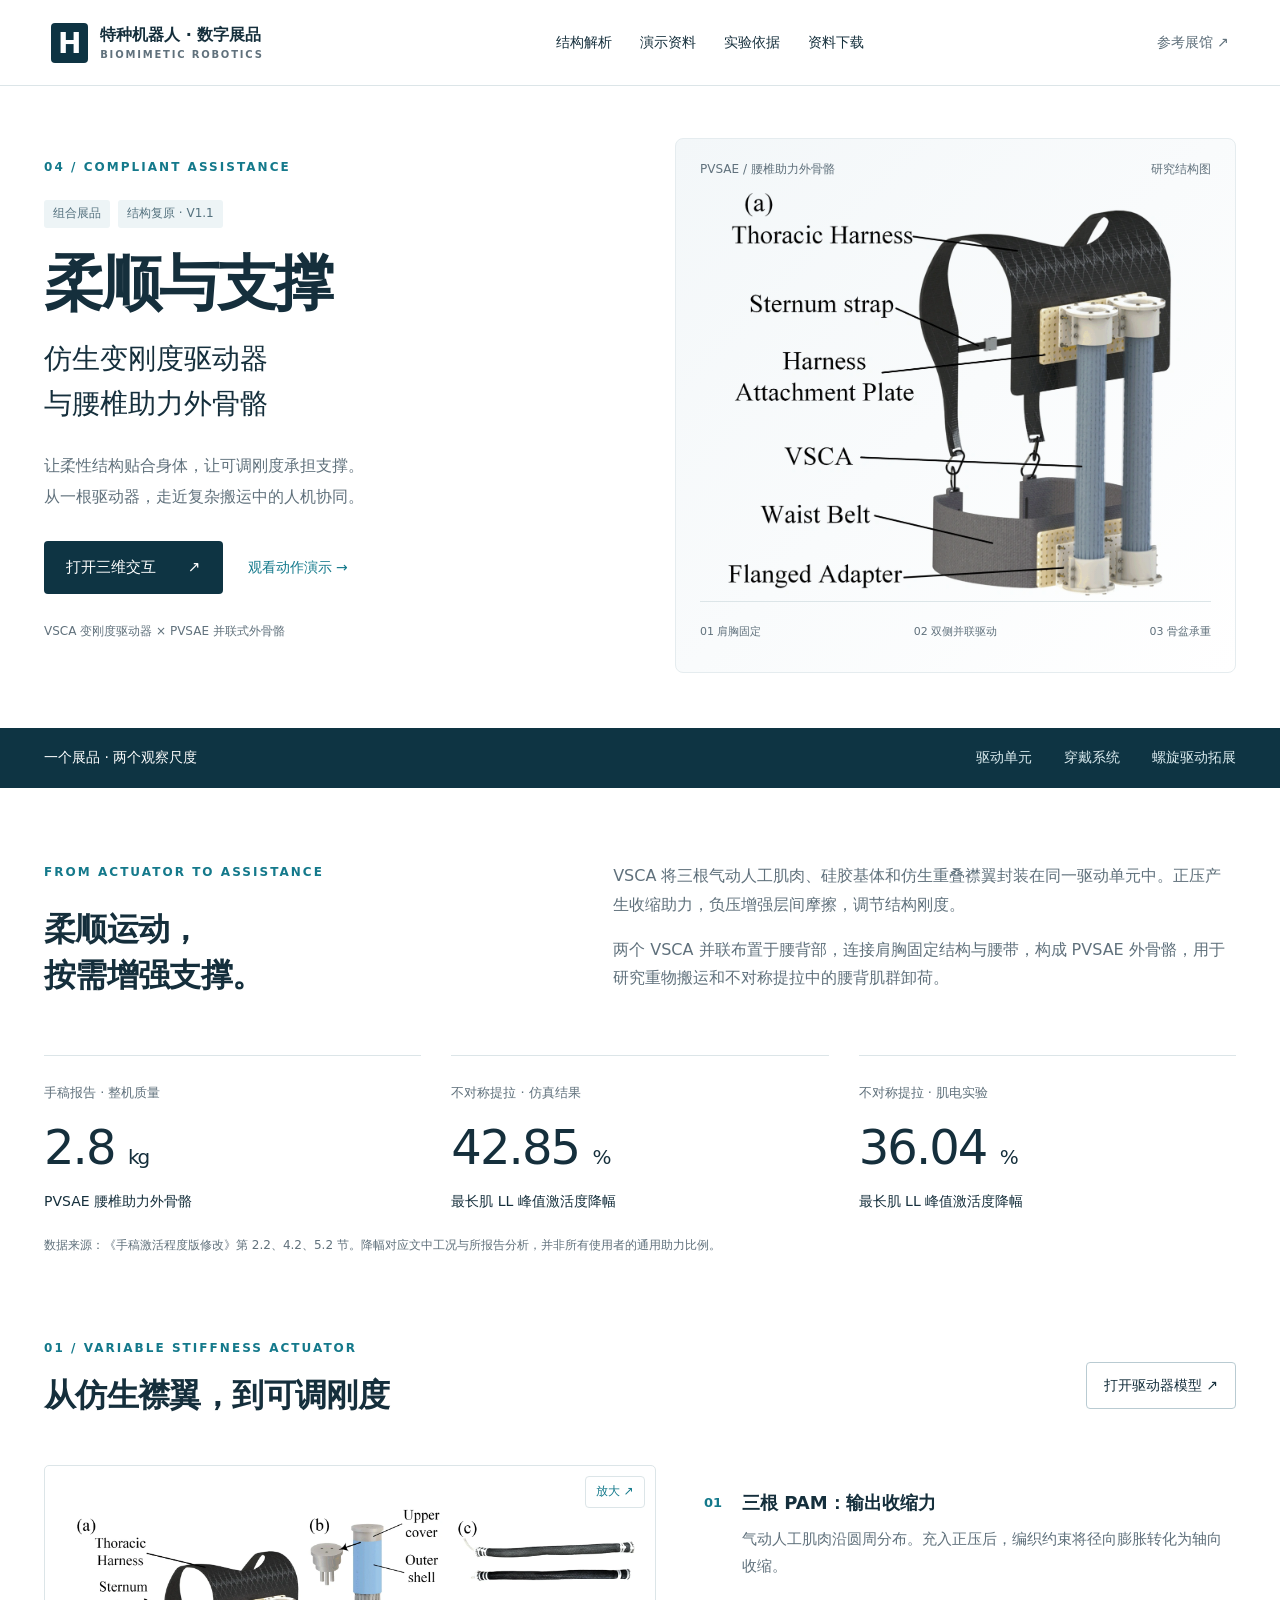
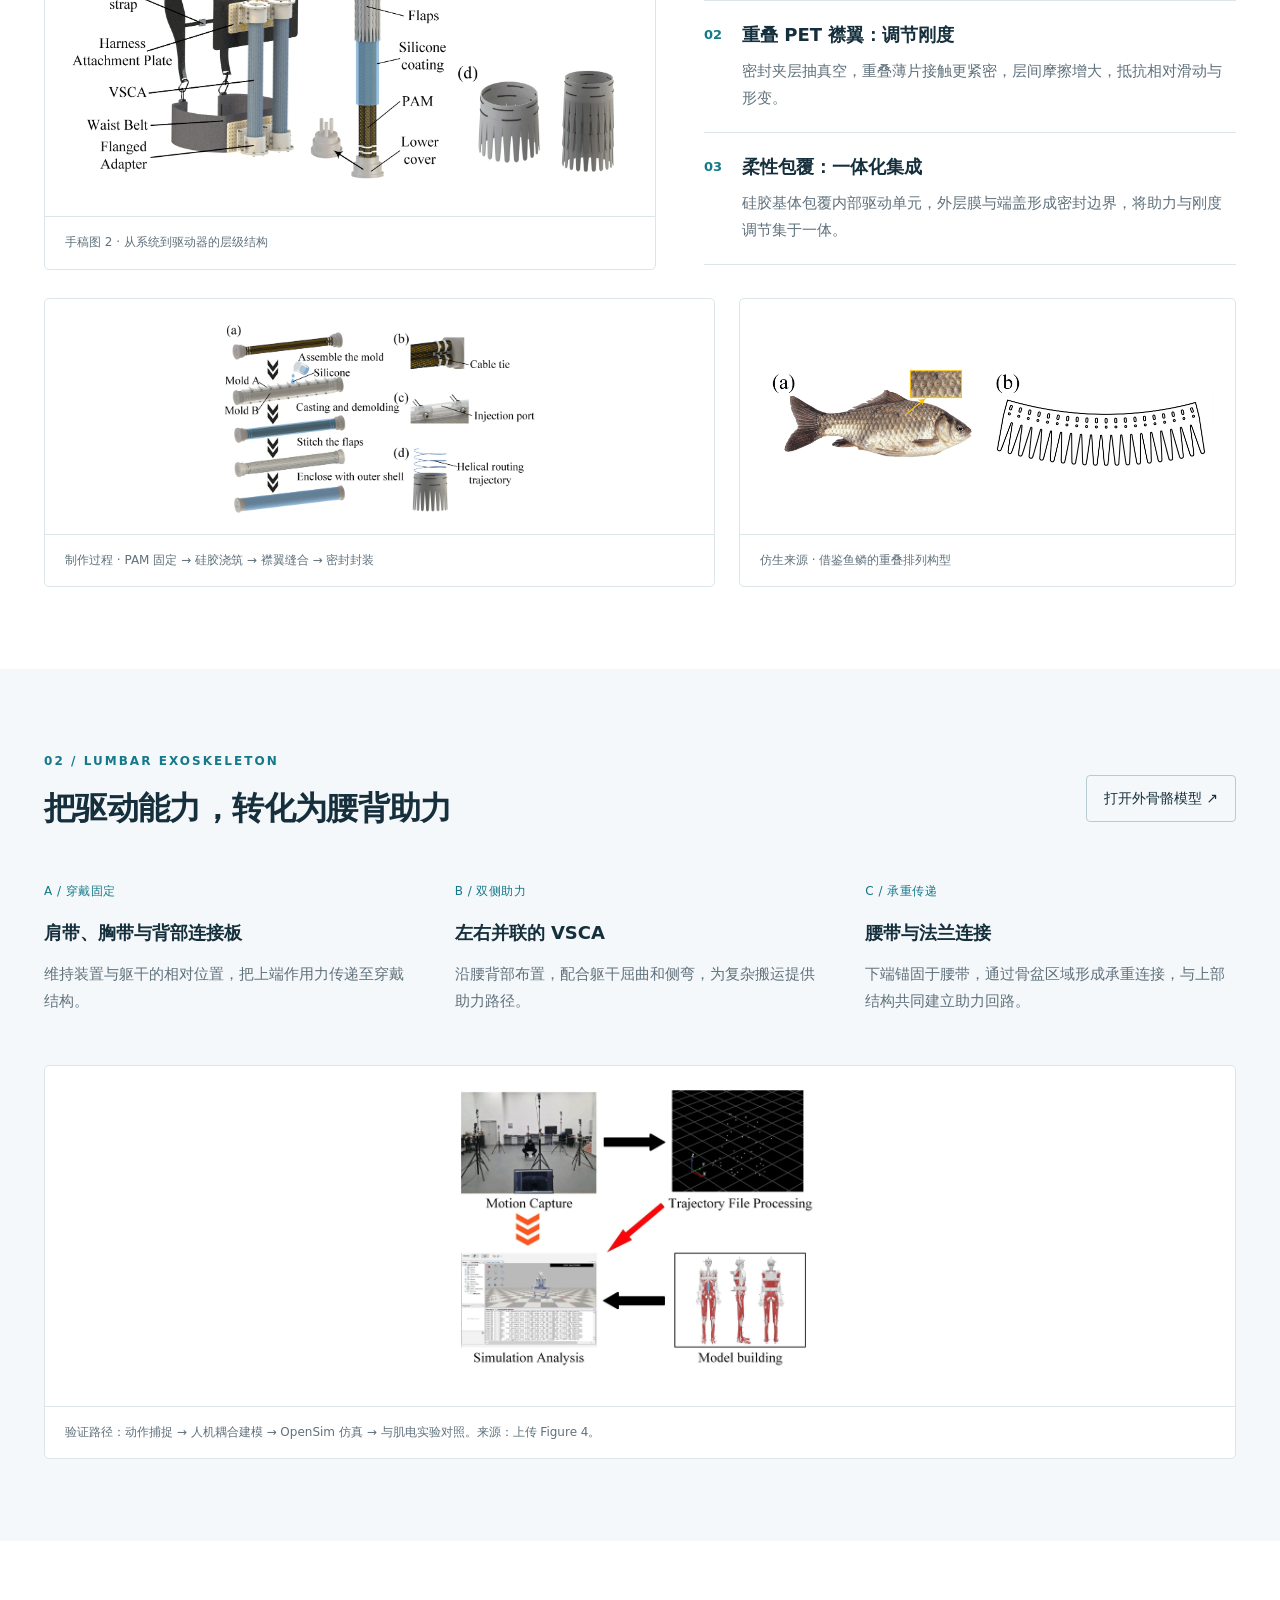
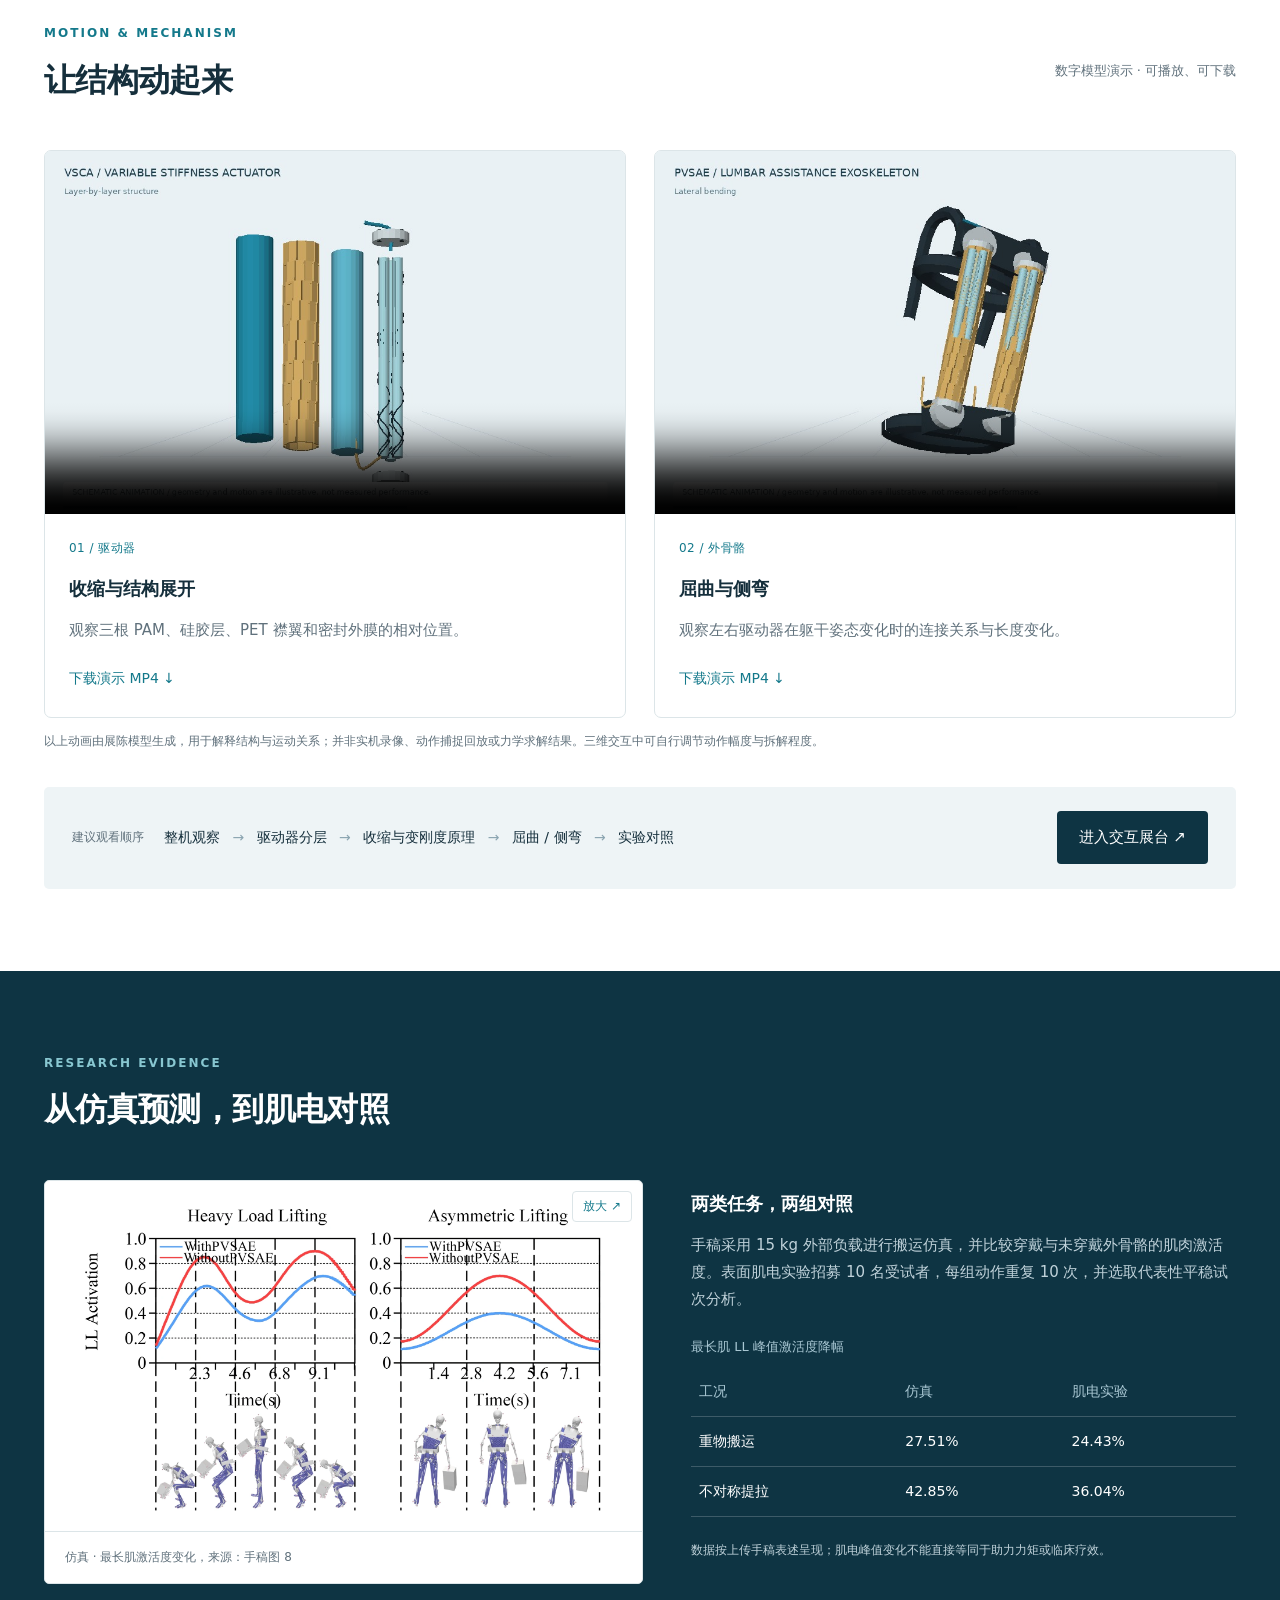
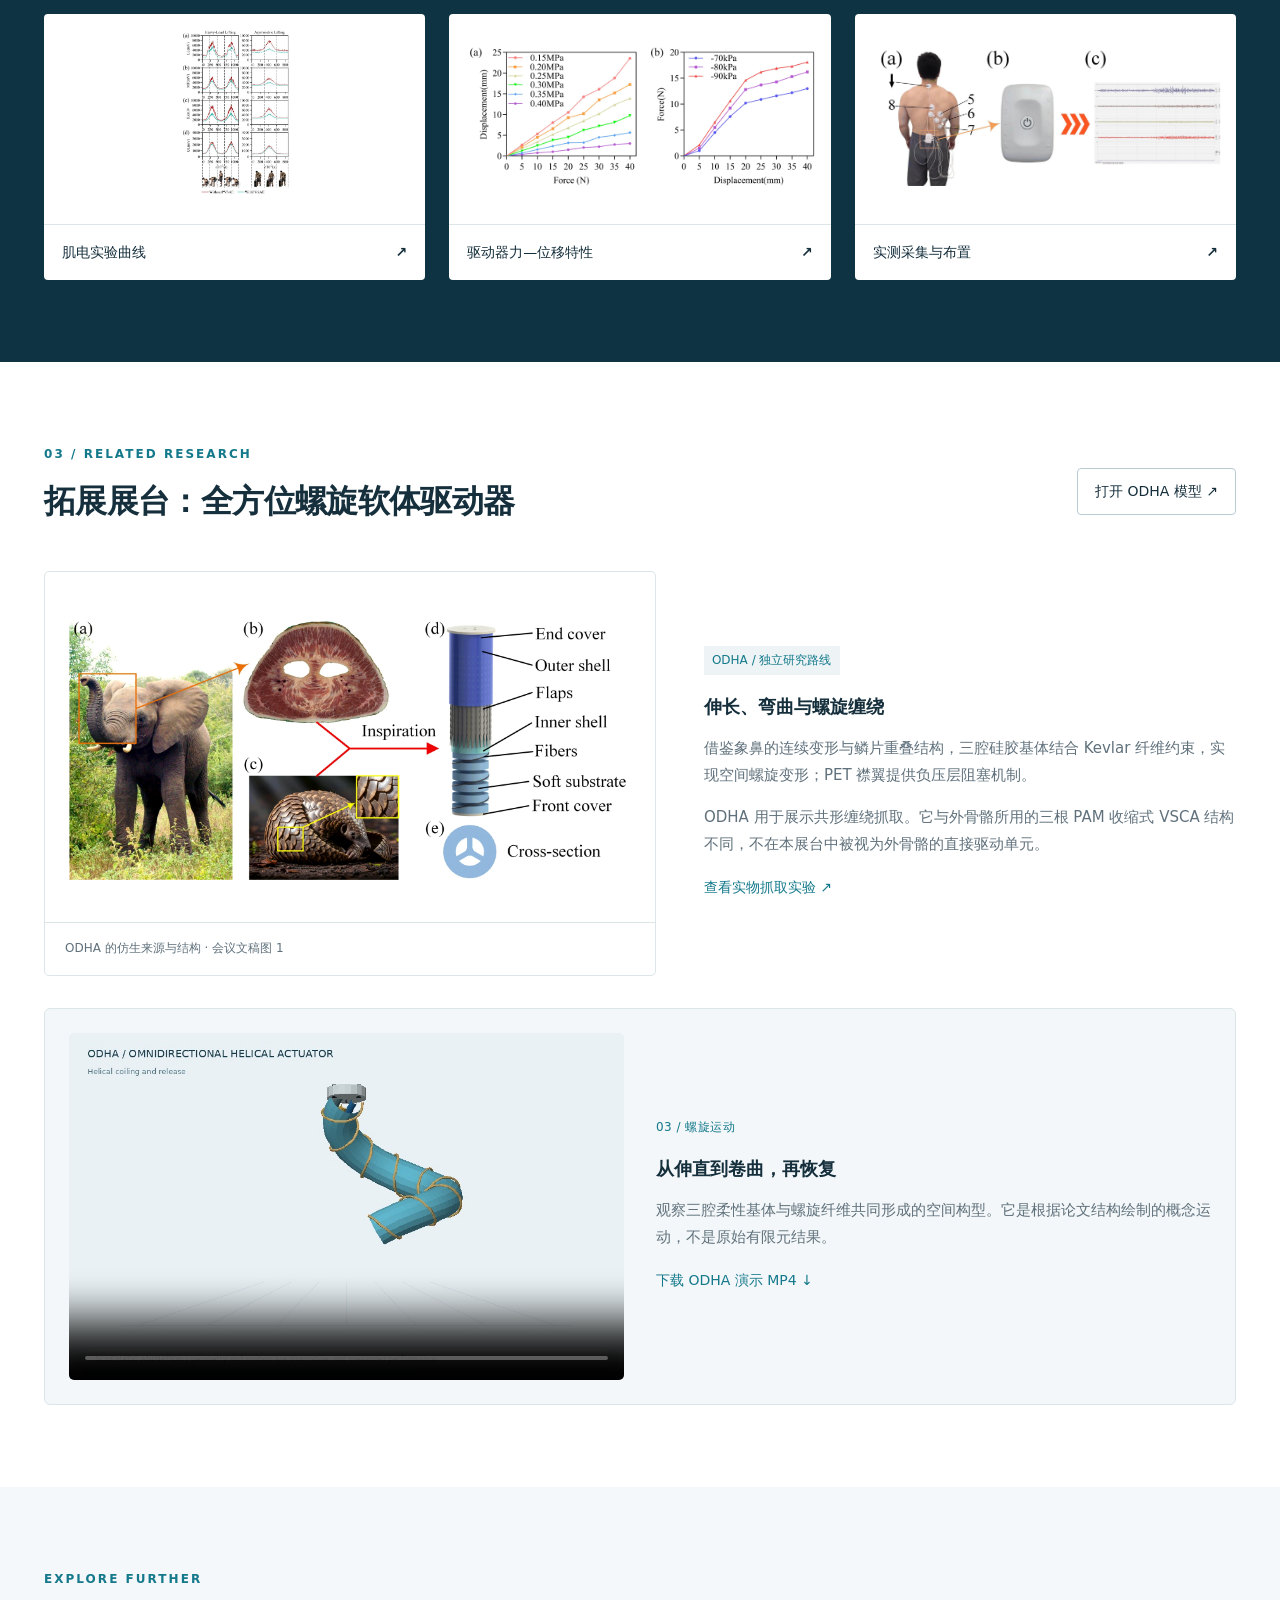
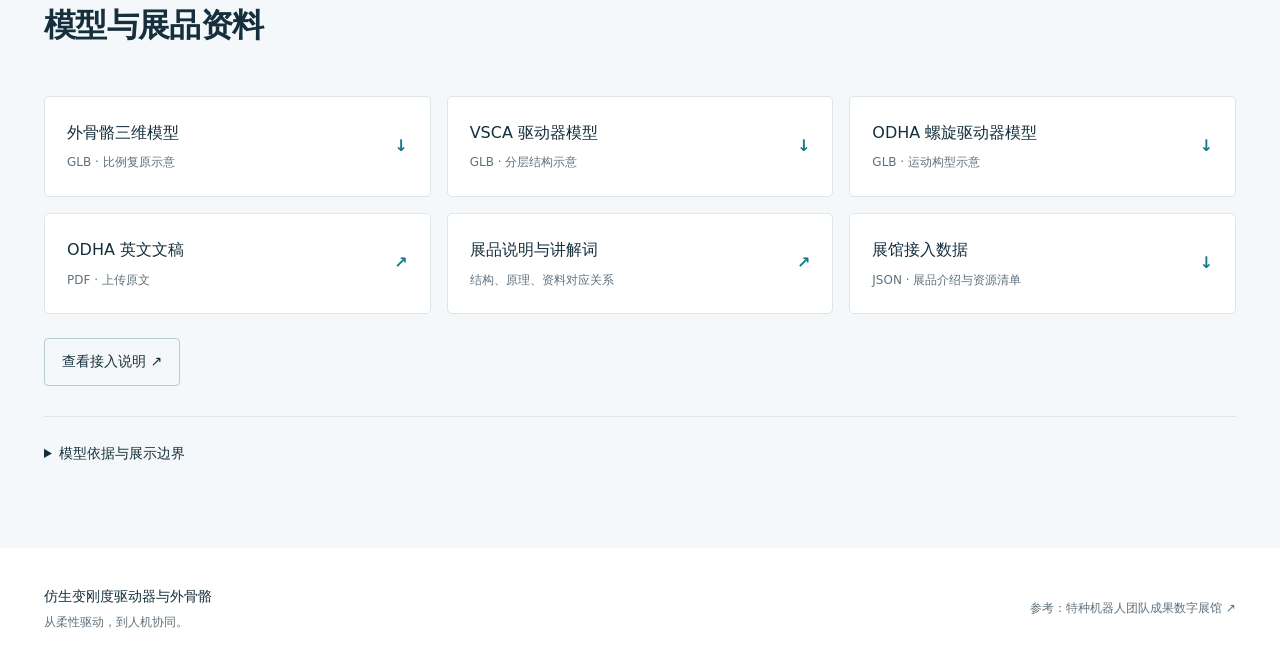
<file: exhibits/biomimetic-assistance/index.html>
<!doctype html><html lang="zh-CN"><head><meta charset="utf-8"><meta name="viewport" content="width=device-width, initial-scale=1"><meta name="description" content="仿生变刚度驱动器与腰椎助力外骨骼组合数字展品：三维结构、动作演示与研究图文。"><title>柔顺与支撑 · 仿生变刚度驱动器与外骨骼</title><link rel="icon" href="data:image/svg+xml,%3Csvg xmlns='http://www.w3.org/2000/svg' viewBox='0 0 32 32'%3E%3Crect width='32' height='32' rx='8' fill='%230d3945'/%3E%3Cpath d='M10 7v18M22 7v18M10 10h12M10 22h12' stroke='%237ad5df' stroke-width='4'/%3E%3C/svg%3E"><link rel="stylesheet" href="style.css"></head><body>
<a href="#main" class="skip">跳到正文</a><header><a class="brand" href="#"><span class="brandmark">H</span><span>特种机器人 · 数字展品<small>BIOMIMETIC ROBOTICS</small></span></a><nav><a href="#structure">结构解析</a><a href="#demos">演示资料</a><a href="#evidence">实验依据</a><a href="#resources">资料下载</a></nav><a class="back" href="https://hhu.winnielyu.com/robotics/" target="_blank" rel="noopener">参考展馆 ↗</a></header>
<main id="main"><section class="hero wrap"><div class="hero-copy"><p class="eyebrow">04 / COMPLIANT ASSISTANCE</p><div class="tags"><span>组合展品</span><span>结构复原 · V1.1</span></div><h1>柔顺与支撑<span>仿生变刚度驱动器<br>与腰椎助力外骨骼</span></h1><p class="intro">让柔性结构贴合身体，让可调刚度承担支撑。<br>从一根驱动器，走近复杂搬运中的人机协同。</p><div class="actions"><button class="primary" data-open="exo">打开三维交互 <span>↗</span></button><a class="textlink" href="#demos">观看动作演示 →</a></div><p class="hero-note">VSCA 变刚度驱动器 × PVSAE 并联式外骨骼</p></div><figure class="hero-figure"><div class="figure-top"><span>PVSAE / 腰椎助力外骨骼</span><span>研究结构图</span></div><img src="assets/exo-hero.webp" alt="论文中的外骨骼结构：背部双侧驱动器连接肩带与腰带" fetchpriority="high"><figcaption><span>01 肩胸固定</span><span>02 双侧并联驱动</span><span>03 骨盆承重</span></figcaption></figure></section>
<div class="sectionbar"><div class="wrap"><span>一个展品 · 两个观察尺度</span><a href="#structure">驱动单元</a><a href="#exoskeleton">穿戴系统</a><a href="#extension">螺旋驱动拓展</a></div></div>
<section class="wrap overview"><div><p class="eyebrow">FROM ACTUATOR TO ASSISTANCE</p><h2>柔顺运动，<br>按需增强支撑。</h2></div><div><p>VSCA 将三根气动人工肌肉、硅胶基体和仿生重叠襟翼封装在同一驱动单元中。正压产生收缩助力，负压增强层间摩擦，调节结构刚度。</p><p>两个 VSCA 并联布置于腰背部，连接肩胸固定结构与腰带，构成 PVSAE 外骨骼，用于研究重物搬运和不对称提拉中的腰背肌群卸荷。</p></div></section>
<section class="wrap metrics"><article><span>手稿报告 · 整机质量</span><strong>2.8 <em>kg</em></strong><p>PVSAE 腰椎助力外骨骼</p></article><article><span>不对称提拉 · 仿真结果</span><strong>42.85 <em>%</em></strong><p>最长肌 LL 峰值激活度降幅</p></article><article><span>不对称提拉 · 肌电实验</span><strong>36.04 <em>%</em></strong><p>最长肌 LL 峰值激活度降幅</p></article></section><p class="wrap note">数据来源：《手稿激活程度版修改》第 2.2、4.2、5.2 节。降幅对应文中工况与所报告分析，并非所有使用者的通用助力比例。</p>
<section id="structure" class="section wrap"><div class="section-head"><div><p class="eyebrow">01 / VARIABLE STIFFNESS ACTUATOR</p><h2>从仿生襟翼，到可调刚度</h2></div><button class="outline" data-open="vsca">打开驱动器模型 ↗</button></div><div class="split"><figure class="paperfigure"><button class="zoom" data-img="assets/exo-structure.webp" data-caption="PVSAE 与 VSCA 结构 · 手稿图2">放大 ↗</button><img loading="lazy" src="assets/exo-structure.webp" alt="外骨骼、VSCA多层结构、气动人工肌肉与仿生襟翼结构图"><figcaption>手稿图 2 · 从系统到驱动器的层级结构</figcaption></figure><div class="explain"><article><b>01</b><div><h3>三根 PAM：输出收缩力</h3><p>气动人工肌肉沿圆周分布。充入正压后，编织约束将径向膨胀转化为轴向收缩。</p></div></article><article><b>02</b><div><h3>重叠 PET 襟翼：调节刚度</h3><p>密封夹层抽真空，重叠薄片接触更紧密，层间摩擦增大，抵抗相对滑动与形变。</p></div></article><article><b>03</b><div><h3>柔性包覆：一体化集成</h3><p>硅胶基体包覆内部驱动单元，外层膜与端盖形成密封边界，将助力与刚度调节集于一体。</p></div></article></div></div><div class="imagepair"><figure class="paperfigure"><img loading="lazy" src="assets/vsca-fabrication.webp" alt="VSCA驱动器浇筑、缝合襟翼和外膜封装制作流程"><figcaption>制作过程 · PAM 固定 → 硅胶浇筑 → 襟翼缝合 → 密封封装</figcaption></figure><figure class="paperfigure"><img loading="lazy" src="assets/vsca-flaps.webp" alt="鱼鳞重叠结构与PET襟翼展开图"><figcaption>仿生来源 · 借鉴鱼鳞的重叠排列构型</figcaption></figure></div></section>
<section id="exoskeleton" class="section tint"><div class="wrap"><div class="section-head"><div><p class="eyebrow">02 / LUMBAR EXOSKELETON</p><h2>把驱动能力，转化为腰背助力</h2></div><button class="outline" data-open="exo">打开外骨骼模型 ↗</button></div><div class="threecols"><article><span class="index">A / 穿戴固定</span><h3>肩带、胸带与背部连接板</h3><p>维持装置与躯干的相对位置，把上端作用力传递至穿戴结构。</p></article><article><span class="index">B / 双侧助力</span><h3>左右并联的 VSCA</h3><p>沿腰背部布置，配合躯干屈曲和侧弯，为复杂搬运提供助力路径。</p></article><article><span class="index">C / 承重传递</span><h3>腰带与法兰连接</h3><p>下端锚固于腰带，通过骨盆区域形成承重连接，与上部结构共同建立助力回路。</p></article></div><figure class="widefigure"><img loading="lazy" src="assets/exo-method.webp" alt="动作捕捉、轨迹文件处理、OpenSim建模与仿真分析的研究流程"><figcaption>验证路径：动作捕捉 → 人机耦合建模 → OpenSim 仿真 → 与肌电实验对照。来源：上传 Figure 4。</figcaption></figure></div></section>
<section id="demos" class="section wrap"><div class="section-head"><div><p class="eyebrow">MOTION & MECHANISM</p><h2>让结构动起来</h2></div><span class="muted">数字模型演示 · 可播放、可下载</span></div><div class="demogrid"><article><video controls playsinline preload="metadata" poster="assets/vsca-demo.jpg" src="assets/vsca-demo.mp4"><track kind="captions" src="assets/vsca-zh.vtt" srclang="zh" label="中文讲解" default></video><div><span class="index">01 / 驱动器</span><h3>收缩与结构展开</h3><p>观察三根 PAM、硅胶层、PET 襟翼和密封外膜的相对位置。</p><a href="assets/vsca-demo.mp4" download>下载演示 MP4 ↓</a></div></article><article><video controls playsinline preload="metadata" poster="assets/exo-demo.jpg" src="assets/exo-demo.mp4"><track kind="captions" src="assets/exo-zh.vtt" srclang="zh" label="中文讲解" default></video><div><span class="index">02 / 外骨骼</span><h3>屈曲与侧弯</h3><p>观察左右驱动器在躯干姿态变化时的连接关系与长度变化。</p><a href="assets/exo-demo.mp4" download>下载演示 MP4 ↓</a></div></article></div><p class="note">以上动画由展陈模型生成，用于解释结构与运动关系；并非实机录像、动作捕捉回放或力学求解结果。三维交互中可自行调节动作幅度与拆解程度。</p><div class="tour"><span>建议观看顺序</span><p>整机观察 <i>→</i> 驱动器分层 <i>→</i> 收缩与变刚度原理 <i>→</i> 屈曲 / 侧弯 <i>→</i> 实验对照</p><button class="primary" data-open="exo">进入交互展台 ↗</button></div></section>
<section id="evidence" class="section evidence"><div class="wrap"><div class="section-head"><div><p class="eyebrow">RESEARCH EVIDENCE</p><h2>从仿真预测，到肌电对照</h2></div></div><div class="evidencegrid"><figure class="paperfigure"><button class="zoom" data-img="assets/exo-simulation.webp" data-caption="最长肌峰值激活度仿真对比 · 手稿图8">放大 ↗</button><img loading="lazy" src="assets/exo-simulation.webp" alt="重物搬运及不对称提拉的最长肌激活度仿真曲线"><figcaption>仿真 · 最长肌激活度变化，来源：手稿图 8</figcaption></figure><div><h3>两类任务，两组对照</h3><p>手稿采用 15 kg 外部负载进行搬运仿真，并比较穿戴与未穿戴外骨骼的肌肉激活度。表面肌电实验招募 10 名受试者，每组动作重复 10 次，并选取代表性平稳试次分析。</p><table><caption>最长肌 LL 峰值激活度降幅</caption><thead><tr><th>工况</th><th>仿真</th><th>肌电实验</th></tr></thead><tbody><tr><td>重物搬运</td><td>27.51%</td><td>24.43%</td></tr><tr><td>不对称提拉</td><td>42.85%</td><td>36.04%</td></tr></tbody></table><p class="note">数据按上传手稿表述呈现；肌电峰值变化不能直接等同于助力力矩或临床疗效。</p></div></div><div class="evidencecards"><button data-img="assets/exo-emg.webp" data-caption="表面肌电对比：LL、MF、IL、QL · 上传 Figure 9"><img loading="lazy" src="assets/exo-emg.webp" alt="四组腰背肌群肌电实验曲线"><span>肌电实验曲线 <b>↗</b></span></button><button data-img="assets/vsca-stiffness.webp" data-caption="正压与负压条件下的力—位移曲线 · 补充材料图6"><img loading="lazy" src="assets/vsca-stiffness.webp" alt="不同正负压下的VSCA力位移关系"><span>驱动器力—位移特性 <b>↗</b></span></button><button data-img="assets/exo-measure.webp" data-caption="背部表面肌电采集布置 · 上传 Figure 8"><img loading="lazy" src="assets/exo-measure.webp" alt="电极位置、放大器及肌电采集界面"><span>实测采集与布置 <b>↗</b></span></button></div></div></section>
<section id="extension" class="section wrap"><div class="section-head"><div><p class="eyebrow">03 / RELATED RESEARCH</p><h2>拓展展台：全方位螺旋软体驱动器</h2></div><button class="outline" data-open="odha">打开 ODHA 模型 ↗</button></div><div class="split"><figure class="paperfigure"><img loading="lazy" src="assets/odha-structure.webp" alt="象鼻与穿山甲启发的ODHA三腔纤维增强结构"><figcaption>ODHA 的仿生来源与结构 · 会议文稿图 1</figcaption></figure><div class="extensiontext"><span class="badge">ODHA / 独立研究路线</span><h3>伸长、弯曲与螺旋缠绕</h3><p>借鉴象鼻的连续变形与鳞片重叠结构，三腔硅胶基体结合 Kevlar 纤维约束，实现空间螺旋变形；PET 襟翼提供负压层阻塞机制。</p><p>ODHA 用于展示共形缠绕抓取。它与外骨骼所用的三根 PAM 收缩式 VSCA 结构不同，不在本展台中被视为外骨骼的直接驱动单元。</p><button class="textlink" data-img="assets/odha-grasp.webp" data-caption="ODHA 实际抓取实验 · 会议文稿图10">查看实物抓取实验 ↗</button></div></div><div class="extension-demo"><video controls playsinline preload="metadata" poster="assets/odha-demo.jpg" src="assets/odha-demo.mp4"><track kind="captions" src="assets/odha-zh.vtt" srclang="zh" label="中文讲解" default></video><div><span class="index">03 / 螺旋运动</span><h3>从伸直到卷曲，再恢复</h3><p>观察三腔柔性基体与螺旋纤维共同形成的空间构型。它是根据论文结构绘制的概念运动，不是原始有限元结果。</p><a class="textlink" href="assets/odha-demo.mp4" download>下载 ODHA 演示 MP4 ↓</a></div></div></section>
<section id="resources" class="section resources"><div class="wrap"><div class="section-head"><div><p class="eyebrow">EXPLORE FURTHER</p><h2>模型与展品资料</h2></div></div><div class="downloads"><a href="assets/PVSAE-schematic.glb" download><span>外骨骼三维模型<small>GLB · 比例复原示意</small></span><b>↓</b></a><a href="assets/VSCA-schematic.glb" download><span>VSCA 驱动器模型<small>GLB · 分层结构示意</small></span><b>↓</b></a><a href="assets/ODHA-schematic.glb" download><span>ODHA 螺旋驱动器模型<small>GLB · 运动构型示意</small></span><b>↓</b></a><a href="assets/ODHA-paper.pdf" target="_blank" rel="noopener"><span>ODHA 英文文稿<small>PDF · 上传原文</small></span><b>↗</b></a><a href="assets/exhibit-notes.html" target="_blank" rel="noopener"><span>展品说明与讲解词<small>结构、原理、资料对应关系</small></span><b>↗</b></a><a href="assets/exhibit-data.json" download><span>展馆接入数据<small>JSON · 展品介绍与资源清单</small></span><b>↓</b></a></div><div class="resource-tools"><a class="outline" href="integration/index.html">查看接入说明 ↗</a></div><details><summary>模型依据与展示边界</summary><p>三维模型根据上传论文结构图制作。整体拓扑与关键部件以资料为依据；尺寸比例、隐藏连接件、人体外形、装配间距及动作轨迹为展陈示意。未提供原始 CAD、STL、OpenSim 模型或实验视频，因此本模型不可用于加工、干涉校核、气动控制标定或人体安全验证。界面中的归一化演示参数不表示实测压力、力、位移或刚度。</p><p>本展品页面借鉴参考展馆的“概览—模型交互—结构—演示—研究资料”组织方式，为独立制作的组合展品。数据来自上传手稿及补充材料，未据此推断正式发表状态。</p></details></div></section></main>
<footer class="wrap"><span>仿生变刚度驱动器与外骨骼<br><small>从柔性驱动，到人机协同。</small></span><a href="https://hhu.winnielyu.com/robotics/" target="_blank" rel="noopener">参考：特种机器人团队成果数字展馆 ↗</a></footer>
<dialog id="viewer"><div class="viewerhead"><div><small>INTERACTIVE EXHIBIT</small><h2>三维交互展台</h2></div><button class="close" data-close="viewer" aria-label="关闭三维展台">✕</button></div><div class="viewerbody"><div class="stage" id="stage"><div class="stagebadge">拖动旋转 · 双指 / 滚轮缩放 · 轻点部件</div><div id="model-error" hidden>三维显示暂不可用。<a id="fallback-video" href="assets/exo-demo.mp4">打开动作演示视频 →</a>，或下载下方 GLB 模型。</div><div class="stagenote" id="stagenote">左右并联 VSCA 连接上部肩胸结构与骨盆腰带。</div></div><aside><label for="model">观察对象</label><select id="model"><option value="exo">PVSAE · 腰椎助力外骨骼</option><option value="vsca">VSCA · 变刚度驱动器</option><option value="odha">ODHA · 螺旋软体驱动器</option></select><div class="modelbuttons"><button id="reset">恢复视角</button><button id="backview">背部视角</button></div><label for="explode">结构展开 <output id="explode-out">0%</output></label><input id="explode" type="range" min="0" max="100" value="0"><label class="check"><input id="transparent" type="checkbox"> 透视内部结构</label><div id="motion-controls"><label for="motion">动作幅度 <output id="motion-out">0%</output></label><input id="motion" type="range" min="0" max="100" value="0"><div id="pose-options"><label for="pose">演示动作</label><select id="pose"><option value="bend">躯干屈曲</option><option value="side">躯干侧弯</option></select></div></div><div id="vac-controls"><label for="vacuum">层阻塞状态</label><select id="vacuum"><option value="0">柔顺 · 襟翼可相对滑动</option><option value="1">增刚 · 负压压紧襟翼</option></select><p class="note" id="vac-note">负压调节刚度，不直接设定收缩长度。</p></div><button class="primary" id="play">播放动作</button><div class="part-inspector" aria-live="polite"><strong id="part-title">点选模型上的部件</strong><p id="part-detail">旋转找到部件，再轻点查看名称与作用。</p></div><p id="model-desc">观察躯干姿态改变时，双侧驱动器与固定带的相对运动。</p><div class="legend"><span><i style="background:#60b8cf"></i>柔性驱动</span><span><i style="background:#cda95e"></i>PET 襟翼</span><span><i style="background:#27343c"></i>固定结构</span></div><p class="note">动作幅度与刚度状态均为原理演示；不对应实测力学参数。</p><a id="model-download" href="assets/PVSAE-schematic.glb" download>下载当前对象 GLB ↓</a></aside></div></dialog>
<dialog id="lightbox"><button class="close" data-close="lightbox" aria-label="关闭大图">✕</button><img id="large-image" alt=""><p id="large-caption"></p></dialog><script defer src="assets/exhibit.bundle.js"></script></body></html>
</file>
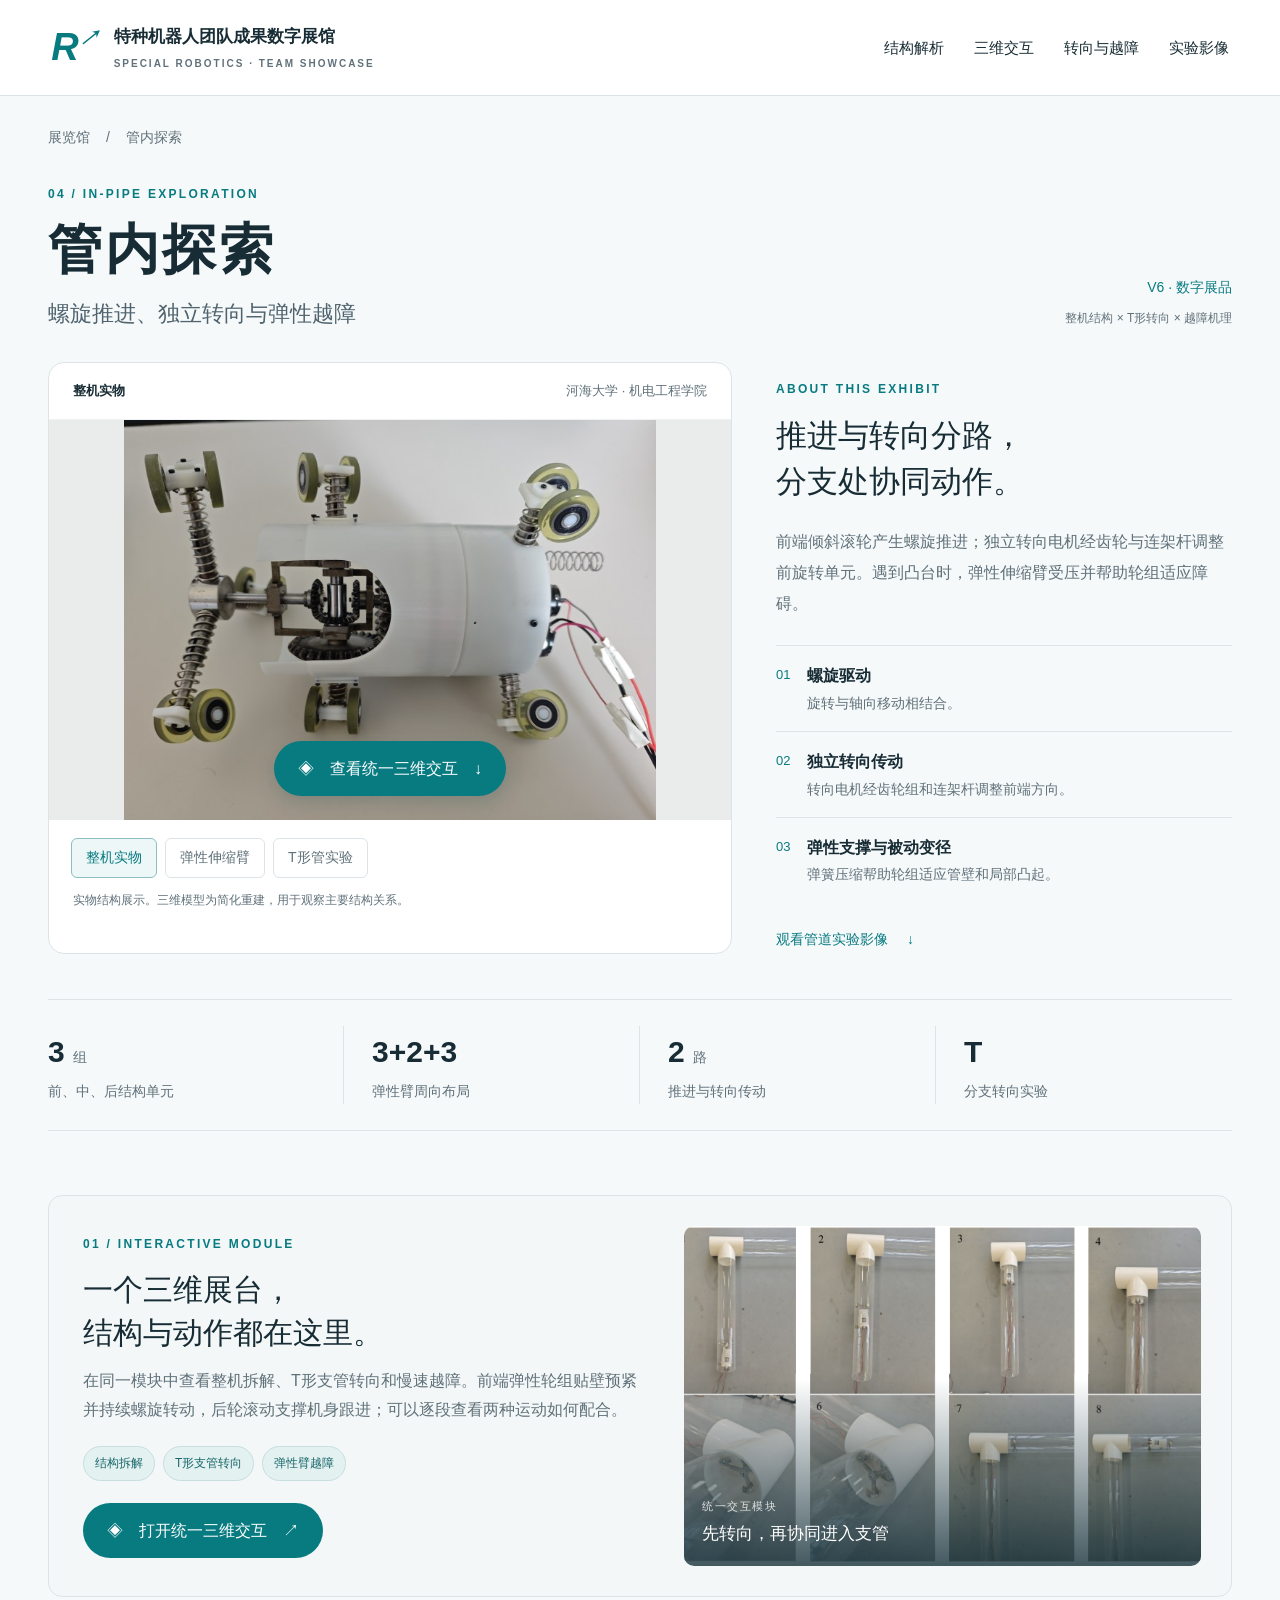
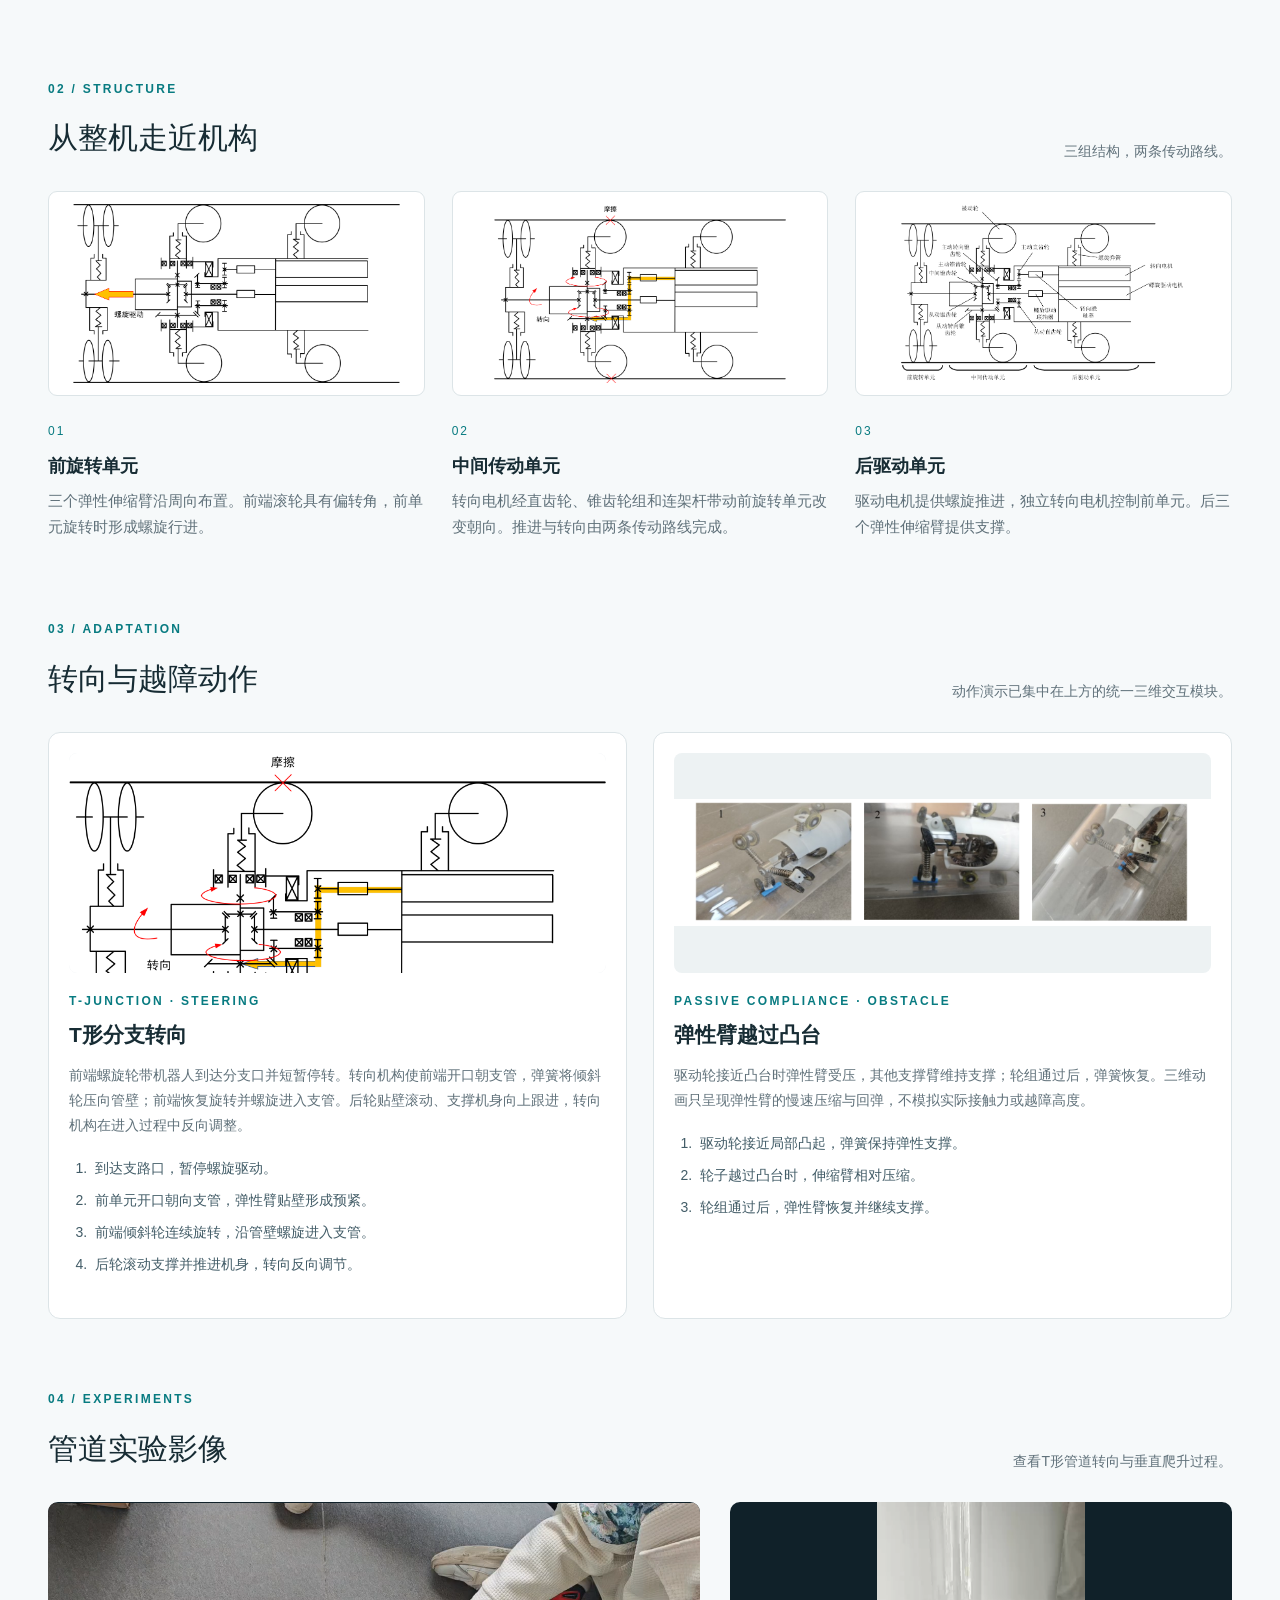
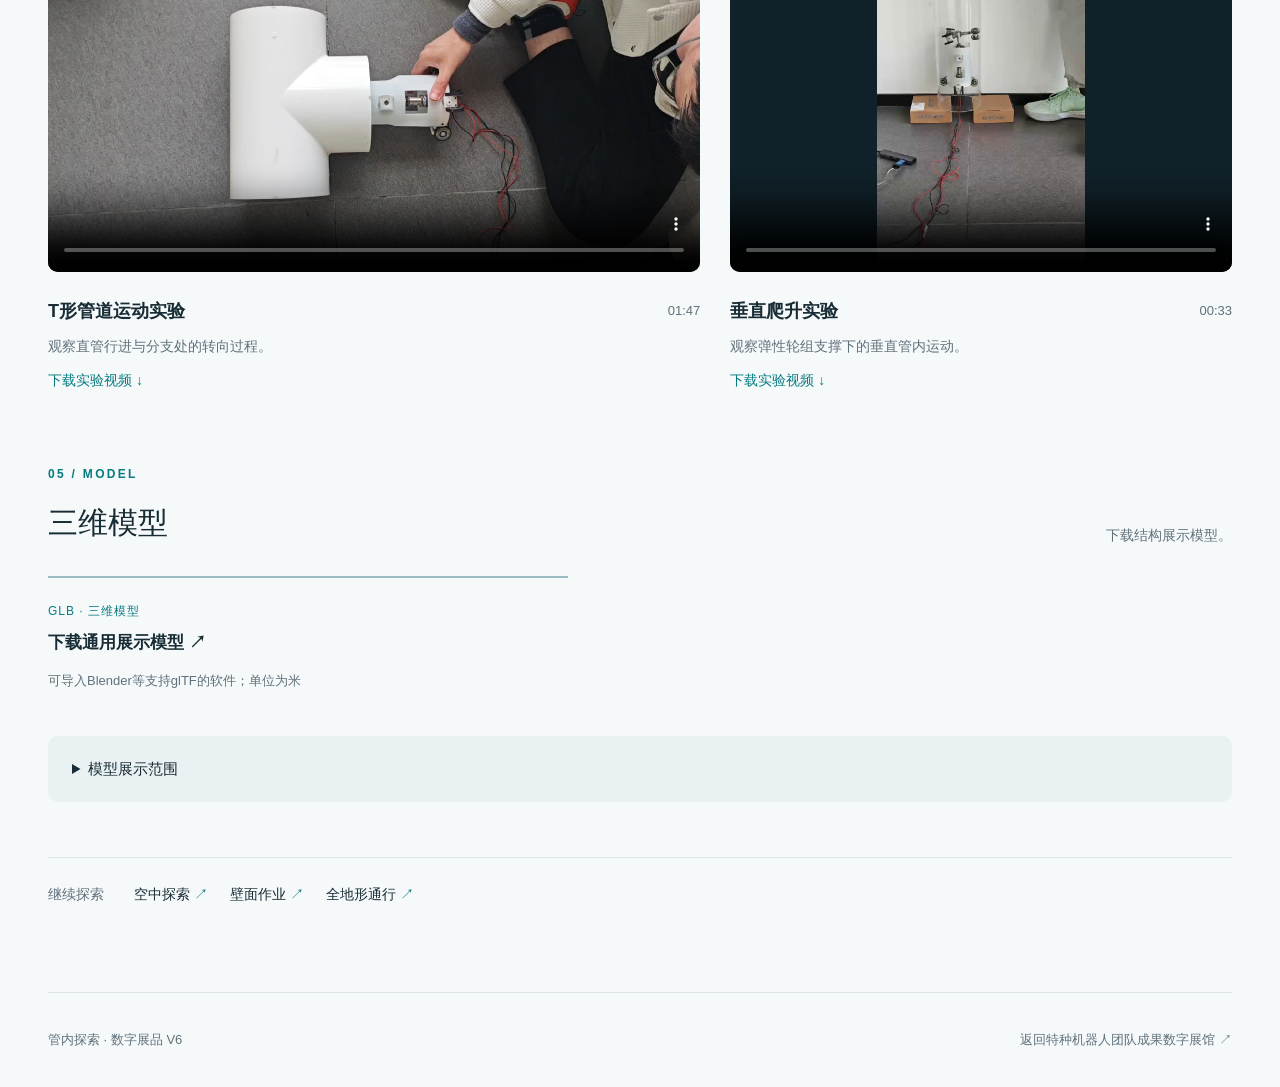
<file: exhibits/pipeline-robot/index.html>
<!doctype html>
<html lang="zh-CN">
<head>
<meta charset="utf-8">
<meta name="viewport" content="width=device-width,initial-scale=1">
<meta name="description" content="螺旋式多适应管道机器人数字展品：统一查看三维结构、T形支管转向与弹性臂越障演示。">
<title>管内探索 · 管道机器人数字展品</title>
<link rel="icon" href="data:image/svg+xml,%3Csvg xmlns='http://www.w3.org/2000/svg' viewBox='0 0 32 32'%3E%3Crect width='32' height='32' rx='8' fill='%230c777e'/%3E%3Cpath d='M5 11h10V5h6v10h6v6H5z' fill='none' stroke='white' stroke-width='3'/%3E%3C/svg%3E">
<link rel="stylesheet" href="style.css">
</head>
<body>
<a class="skip" href="#main">跳到展品内容</a>
<header>
  <a class="brand" href="https://hhu.winnielyu.com/robotics/">
    <span class="brandmark">R<span>↗</span></span>
    <span>特种机器人团队成果数字展馆<small>SPECIAL ROBOTICS · TEAM SHOWCASE</small></span>
  </a>
  <nav aria-label="展品导航">
    <a href="#structure">结构解析</a>
    <a href="#interactive">三维交互</a>
    <a href="#motion">转向与越障</a>
    <a href="#video">实验影像</a>
  </nav>
</header>
<main id="main">
  <div class="breadcrumb"><a href="https://hhu.winnielyu.com/robotics/">展览馆</a><span>/</span>管内探索</div>
  <div class="title-row">
    <div><p class="eyebrow">04 / IN-PIPE EXPLORATION</p><h1>管内探索</h1><p class="subtitle">螺旋推进、独立转向与弹性越障</p></div>
    <div class="edition">V6 · 数字展品<small>整机结构 × T形转向 × 越障机理</small></div>
  </div>
  <div class="exhibit-layout">
    <section class="showcase" aria-label="展品预览">
      <div class="stage-heading"><span id="image-title">整机实物</span><span>河海大学 · 机电工程学院</span></div>
      <div class="image-area">
        <img id="hero-image" src="assets/robot-original.png" alt="管道机器人实物：白色壳体、弹簧伸缩臂和被动滚轮">
        <a class="primary" href="#interactive"><span>◈</span> 查看统一三维交互 <span>↓</span></a>
      </div>
      <div class="preview-tabs" role="group" aria-label="切换展品图片">
        <button class="selected" data-preview="whole">整机实物</button>
        <button data-preview="arm">弹性伸缩臂</button>
        <button data-preview="test">T形管实验</button>
      </div>
      <p id="image-caption" class="caption">实物结构展示。三维模型为简化重建，用于观察主要结构关系。</p>
    </section>
    <aside class="intro">
      <p class="eyebrow">ABOUT THIS EXHIBIT</p>
      <h2>推进与转向分路，<br>分支处协同动作。</h2>
      <p>前端倾斜滚轮产生螺旋推进；独立转向电机经齿轮与连架杆调整前旋转单元。遇到凸台时，弹性伸缩臂受压并帮助轮组适应障碍。</p>
      <ol class="features">
        <li><span>01</span><div><h3>螺旋驱动</h3><p>旋转与轴向移动相结合。</p></div></li>
        <li><span>02</span><div><h3>独立转向传动</h3><p>转向电机经齿轮组和连架杆调整前端方向。</p></div></li>
        <li><span>03</span><div><h3>弹性支撑与被动变径</h3><p>弹簧压缩帮助轮组适应管壁和局部凸起。</p></div></li>
      </ol>
      <a class="text-link" href="#video">观看管道实验影像 <span>↓</span></a>
    </aside>
  </div>

  <div class="facts" aria-label="机器人结构特征">
    <div><strong>3 <small>组</small></strong><span>前、中、后结构单元</span></div>
    <div><strong>3+2+3</strong><span>弹性臂周向布局</span></div>
    <div><strong>2 <small>路</small></strong><span>推进与转向传动</span></div>
    <div><strong>T</strong><span>分支转向实验</span></div>
  </div>

  <section class="interactive-entry" id="interactive">
    <div class="interactive-copy">
      <p class="eyebrow">01 / INTERACTIVE MODULE</p>
      <h2>一个三维展台，<br>结构与动作都在这里。</h2>
      <p>在同一模块中查看整机拆解、T形支管转向和慢速越障。前端弹性轮组贴壁预紧并持续螺旋转动，后轮滚动支撑机身跟进；可以逐段查看两种运动如何配合。</p>
      <div class="module-tags"><span>结构拆解</span><span>T形支管转向</span><span>弹性臂越障</span></div>
      <button id="open-viewer" class="primary module-launch"><span>◈</span> 打开统一三维交互 <span>↗</span></button>
    </div>
    <div class="interactive-preview">
      <img src="assets/tpipe-sequence.png" alt="T形管道中的机器人实验画面" loading="lazy">
      <div class="interactive-preview-label"><span>统一交互模块</span><strong>先转向，再协同进入支管</strong></div>
    </div>
  </section>

  <section class="section" id="structure">
    <div class="section-title"><div><p class="eyebrow">02 / STRUCTURE</p><h2>从整机走近机构</h2></div><p>三组结构，两条传动路线。</p></div>
    <div class="structure-grid">
      <article>
        <div class="diagram"><img src="assets/drive.png" alt="螺旋推进传动原理图" loading="lazy"></div>
        <span class="number">01</span><h3>前旋转单元</h3>
        <p>三个弹性伸缩臂沿周向布置。前端滚轮具有偏转角，前单元旋转时形成螺旋行进。</p>
      </article>
      <article>
        <div class="diagram"><img src="assets/steering.png" alt="独立转向传动原理图" loading="lazy"></div>
        <span class="number">02</span><h3>中间传动单元</h3>
        <p>转向电机经直齿轮、锥齿轮组和连架杆带动前旋转单元改变朝向。推进与转向由两条传动路线完成。</p>
      </article>
      <article>
        <div class="diagram"><img src="assets/principle.png" alt="包含双电机与传动链的整机原理图" loading="lazy"></div>
        <span class="number">03</span><h3>后驱动单元</h3>
        <p>驱动电机提供螺旋推进，独立转向电机控制前单元。后三个弹性伸缩臂提供支撑。</p>
      </article>
    </div>
  </section>

  <section class="section" id="motion">
    <div class="section-title"><div><p class="eyebrow">03 / ADAPTATION</p><h2>转向与越障动作</h2></div><p>动作演示已集中在上方的统一三维交互模块。</p></div>
    <div class="motion-grid">
      <article class="motion-card">
        <div class="motion-image"><img src="assets/steering.png" alt="管道机器人转向传动机构" loading="lazy"></div>
        <p class="eyebrow">T-JUNCTION · STEERING</p><h3>T形分支转向</h3>
        <p>前端螺旋轮带机器人到达分支口并短暂停转。转向机构使前端开口朝支管，弹簧将倾斜轮压向管壁；前端恢复旋转并螺旋进入支管。后轮贴壁滚动、支撑机身向上跟进，转向机构在进入过程中反向调整。</p>
        <ol class="motion-steps">
          <li>到达支路口，暂停螺旋驱动。</li>
          <li>前单元开口朝向支管，弹性臂贴壁形成预紧。</li>
          <li>前端倾斜轮连续旋转，沿管壁螺旋进入支管。</li>
          <li>后轮滚动支撑并推进机身，转向反向调节。</li>
        </ol>
      </article>
      <article class="motion-card">
        <div class="motion-image"><img src="assets/obstacle.png" alt="管道机器人通过凸台时弹性伸缩臂变化的连续照片" loading="lazy"></div>
        <p class="eyebrow">PASSIVE COMPLIANCE · OBSTACLE</p><h3>弹性臂越过凸台</h3>
        <p>驱动轮接近凸台时弹性臂受压，其他支撑臂维持支撑；轮组通过后，弹簧恢复。三维动画只呈现弹性臂的慢速压缩与回弹，不模拟实际接触力或越障高度。</p>
        <ol class="motion-steps">
          <li>驱动轮接近局部凸起，弹簧保持弹性支撑。</li>
          <li>轮子越过凸台时，伸缩臂相对压缩。</li>
          <li>轮组通过后，弹性臂恢复并继续支撑。</li>
        </ol>
      </article>
    </div>
  </section>

  <section class="section" id="video">
    <div class="section-title"><div><p class="eyebrow">04 / EXPERIMENTS</p><h2>管道实验影像</h2></div><p>查看T形管道转向与垂直爬升过程。</p></div>
    <div class="video-grid">
      <article>
        <video controls preload="none" playsinline poster="assets/tpipe-poster.png"><source src="assets/tpipe-experiment.mp4" type="video/mp4">请下载视频观看。</video>
        <div class="video-heading"><h3>T形管道运动实验</h3><span>01:47</span></div>
        <p>观察直管行进与分支处的转向过程。</p>
        <a class="text-link" download href="assets/tpipe-experiment.mp4">下载实验视频 ↓</a>
      </article>
      <article>
        <video controls preload="none" playsinline poster="assets/vertical-poster.png"><source src="assets/vertical-experiment.mp4" type="video/mp4">请下载视频观看。</video>
        <div class="video-heading"><h3>垂直爬升实验</h3><span>00:33</span></div>
        <p>观察弹性轮组支撑下的垂直管内运动。</p>
        <a class="text-link" download href="assets/vertical-experiment.mp4">下载实验视频 ↓</a>
      </article>
    </div>
  </section>

  <section class="section" id="materials">
    <div class="section-title"><div><p class="eyebrow">05 / MODEL</p><h2>三维模型</h2></div><p>下载结构展示模型。</p></div>
    <div class="resources single-resource">
      <a href="models/pipeline-robot.glb" download><span>GLB · 三维模型</span><strong>下载通用展示模型 ↗</strong><small>可导入Blender等支持glTF的软件；单位为米</small></a>
    </div>
    <details class="limits">
      <summary>模型展示范围</summary>
      <p>整机模型用于展示三组结构、弹性支撑臂和主要传动关系，不是工程CAD转换件。局部尺寸和内部安装关系做了简化，不能用于制造、净空或性能验证。</p>
      <p>T形转向沿用与结构浏览相同的 3+2+3 轮组模型。螺旋前轮、后轮滚动、前臂贴壁压缩和机身位移在动画中联动。后部电机经传动轴驱动前端旋转；后轮随运动滚动，没有另设未经资料证实的轮毂电机。实际传动比、接触力与摩擦仍待实测。</p>
      <p>可交互动作属于展品原理示意；GLB文件包含静态结构模型，动画在网页内运行。</p>
    </details>
  </section>

  <nav class="next-exhibits" aria-label="继续探索展馆">
    <span>继续探索</span>
    <a href="https://hhu.winnielyu.com/robotics/exhibits/aerial-exploration/">空中探索 <span>↗</span></a>
    <a href="https://hhu.winnielyu.com/robotics/exhibits/wall-operation/">壁面作业 <span>↗</span></a>
    <a href="https://hhu.winnielyu.com/robotics/exhibits/all-terrain/">全地形通行 <span>↗</span></a>
  </nav>
  <footer><span>管内探索 · 数字展品 V6</span><a href="https://hhu.winnielyu.com/robotics/">返回特种机器人团队成果数字展馆 ↗</a></footer>
</main>

<dialog id="viewer-dialog">
  <div class="viewer-top">
    <div><strong>螺旋式多适应管道机器人</strong><small>V6 · 统一三维交互展台</small></div>
    <button id="close-viewer" aria-label="关闭三维交互">关闭 ×</button>
  </div>
  <div class="viewer-body">
    <div id="canvas-wrap">
      <div id="viewer-status" role="status">正在准备三维模型…</div>
      <div class="canvas-note" id="canvas-note">拖动旋转 · 滚轮/双指缩放 · 点选部件<br>整机模型同时用于结构与动作观察</div>
    </div>
    <aside class="controls">
      <h2>三维交互控制</h2>
      <label>结构视图
        <select id="view-mode">
          <option value="whole">整机外观</option>
          <option value="inside">内部传动</option>
          <option value="explode">三单元拆解</option>
        </select>
      </label>
      <label>装配层级
        <select id="layer">
          <option value="4">完整结构与外壳</option>
          <option value="1">1 · 支承与轴系</option>
          <option value="2">2 · 加入电机与传动</option>
          <option value="3">3 · 加入弹性臂与轮组</option>
        </select>
      </label>
      <label>拆解程度 <output id="explode-value">0%</output>
        <input id="explode" type="range" min="0" max="1" value="0" step="0.01">
      </label>
      <label>动作演示
        <select id="action-mode">
          <option value="turn">T形分支转向</option>
          <option value="obstacle">凸台越障</option>
        </select>
      </label>
      <div id="turn-legend" class="turn-legend" aria-label="转向时保留的结构单元">
        <span>前端 · 3臂</span><span>中段 · 2臂</span><span>后端 · 3臂</span>
      </div>
      <div class="traction-readout" id="traction-readout" aria-label="转向演示的运动联动" hidden>
        <div><span>前端螺旋</span><strong id="front-turns">0.0 转</strong></div>
        <div><span>前臂贴壁 · 模型压缩</span><strong id="front-preload">0/3 臂 · 0.0 mm</strong></div>
        <div><span>后轮滚动</span><strong id="rear-roll">0.0 转</strong></div>
      </div>
      <button id="front-detail" class="control-button" hidden>跟随前端细节</button>
      <p class="control-note" id="mode-note">前端倾斜轮贴壁旋转并向支管行进，后轮滚动随动推进；约60秒，可暂停、逐段查看。</p>
      <button id="play-action" class="control-button">慢速播放</button>
      <button id="next-action" class="control-button">从第一阶段开始</button>
      <label class="timeline-label">动作时间 <output id="timeline-value">0:00 / 60秒</output>
        <input id="action-timeline" type="range" min="0" max="1000" value="0" step="1" aria-label="拖动查看动作时间">
      </label>
      <div class="action-status" id="action-status" role="status" aria-live="polite">选择动作后，可慢速播放、暂停或逐阶段查看。</div>
      <ol class="action-steps" id="action-steps"></ol>
      <a class="text-link motion-video-link" href="assets/tpipe-experiment.mp4" target="_blank" rel="noopener">打开T形管道实拍视频 ↗</a>
      <button id="play-spin" class="control-button">播放螺旋驱动（慢速）</button>
      <div class="view-buttons"><button id="front-view">轴向视图</button><button id="side-view">侧视图</button></div>
      <button id="reset" class="control-button">恢复初始</button>
      <a class="download-model" href="models/pipeline-robot.glb" download>下载GLB模型 ↓</a>
      <label class="file-label">打开本地GLB模型<input id="load-glb" type="file" accept=".glb"></label>
      <div class="part-info" aria-live="polite">
        <h3 id="part-name">点选模型部件</h3><p id="part-evidence">点选结构查看部件名称。</p>
        <select id="part-list" aria-label="选择部件"><option value="">选择部件…</option></select>
      </div>
    </aside>
  </div>
</dialog>
<script src="vendor/three.min.js"></script>
<script src="vendor/OrbitControls.js"></script>
<script src="vendor/GLTFLoader.js"></script>
<script src="model-source.js"></script>
<script src="software-renderer.js"></script>
<script src="viewer.js"></script>
</body>
</html>
</file>
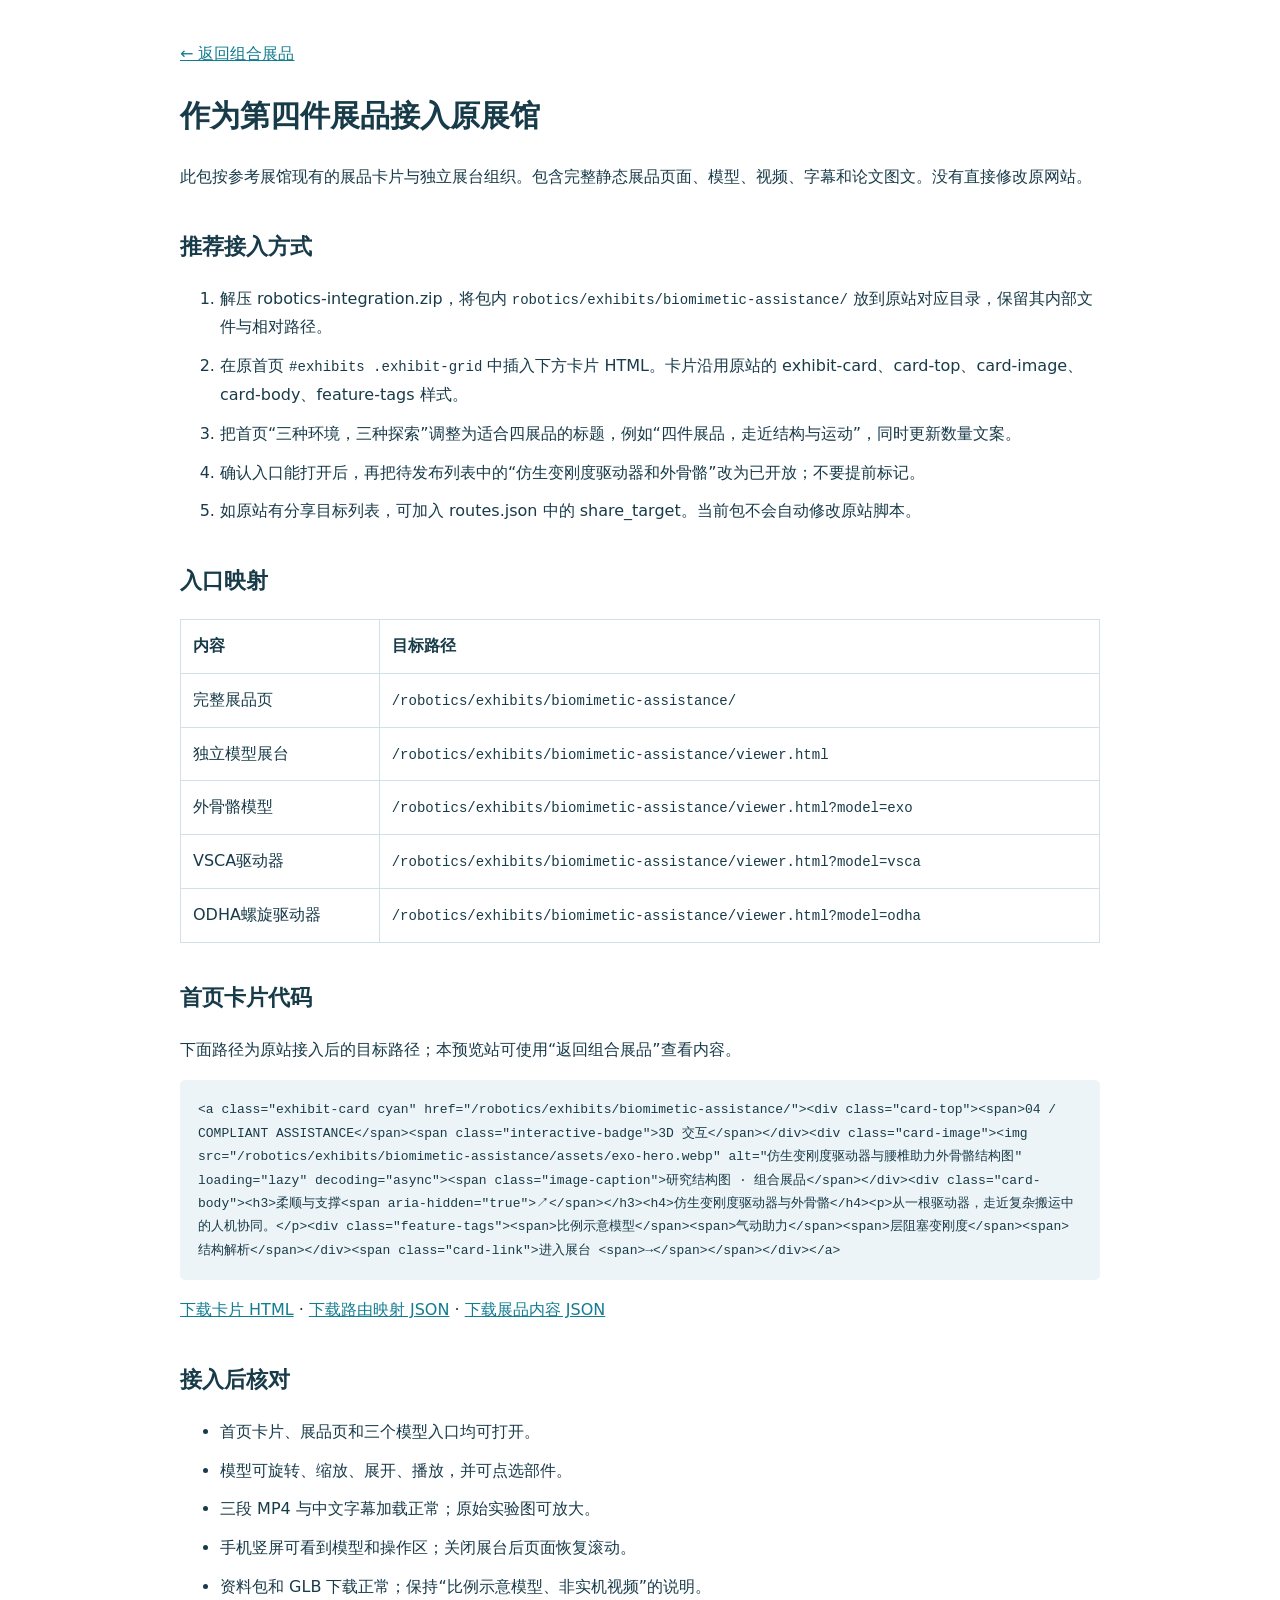
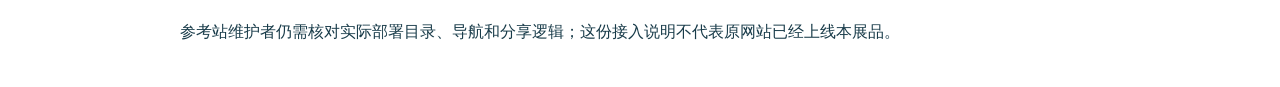
<file: exhibits/biomimetic-assistance/integration/index.html>
<!doctype html><html lang="zh-CN"><meta charset="utf-8"><meta name="viewport" content="width=device-width,initial-scale=1"><title>第四展品接入说明</title><style>body{font:16px/1.8 system-ui,sans-serif;color:#183b49;margin:40px auto;max-width:920px;padding:0 22px}h1{font-size:30px}h2{font-size:22px;margin-top:35px}a{color:#127c91}pre{white-space:pre-wrap;overflow-wrap:anywhere;background:#edf4f7;padding:18px;border-radius:5px;font:13px/1.8 monospace}table{border-collapse:collapse;width:100%}td,th{padding:12px;border:1px solid #d2e0e7;text-align:left}code{font-size:14px}li{margin:10px 0}</style><a href="../index.html">← 返回组合展品</a><h1>作为第四件展品接入原展馆</h1><p>此包按参考展馆现有的展品卡片与独立展台组织。包含完整静态展品页面、模型、视频、字幕和论文图文。没有直接修改原网站。</p><h2>推荐接入方式</h2><ol><li>解压 robotics-integration.zip，将包内 <code>robotics/exhibits/biomimetic-assistance/</code> 放到原站对应目录，保留其内部文件与相对路径。</li><li>在原首页 <code>#exhibits .exhibit-grid</code> 中插入下方卡片 HTML。卡片沿用原站的 exhibit-card、card-top、card-image、card-body、feature-tags 样式。</li><li>把首页“三种环境，三种探索”调整为适合四展品的标题，例如“四件展品，走近结构与运动”，同时更新数量文案。</li><li>确认入口能打开后，再把待发布列表中的“仿生变刚度驱动器和外骨骼”改为已开放；不要提前标记。</li><li>如原站有分享目标列表，可加入 routes.json 中的 share_target。当前包不会自动修改原站脚本。</li></ol><h2>入口映射</h2><table><tr><th>内容</th><th>目标路径</th></tr><tr><td>完整展品页</td><td><code>/robotics/exhibits/biomimetic-assistance/</code></td></tr><tr><td>独立模型展台</td><td><code>/robotics/exhibits/biomimetic-assistance/viewer.html</code></td></tr><tr><td>外骨骼模型</td><td><code>/robotics/exhibits/biomimetic-assistance/viewer.html?model=exo</code></td></tr><tr><td>VSCA驱动器</td><td><code>/robotics/exhibits/biomimetic-assistance/viewer.html?model=vsca</code></td></tr><tr><td>ODHA螺旋驱动器</td><td><code>/robotics/exhibits/biomimetic-assistance/viewer.html?model=odha</code></td></tr></table><h2>首页卡片代码</h2><p>下面路径为原站接入后的目标路径；本预览站可使用“返回组合展品”查看内容。</p><pre>&lt;a class=&quot;exhibit-card cyan&quot; href=&quot;/robotics/exhibits/biomimetic-assistance/&quot;&gt;&lt;div class=&quot;card-top&quot;&gt;&lt;span&gt;04 / COMPLIANT ASSISTANCE&lt;/span&gt;&lt;span class=&quot;interactive-badge&quot;&gt;3D 交互&lt;/span&gt;&lt;/div&gt;&lt;div class=&quot;card-image&quot;&gt;&lt;img src=&quot;/robotics/exhibits/biomimetic-assistance/assets/exo-hero.webp&quot; alt=&quot;仿生变刚度驱动器与腰椎助力外骨骼结构图&quot; loading=&quot;lazy&quot; decoding=&quot;async&quot;&gt;&lt;span class=&quot;image-caption&quot;&gt;研究结构图 · 组合展品&lt;/span&gt;&lt;/div&gt;&lt;div class=&quot;card-body&quot;&gt;&lt;h3&gt;柔顺与支撑&lt;span aria-hidden=&quot;true&quot;&gt;↗&lt;/span&gt;&lt;/h3&gt;&lt;h4&gt;仿生变刚度驱动器与外骨骼&lt;/h4&gt;&lt;p&gt;从一根驱动器，走近复杂搬运中的人机协同。&lt;/p&gt;&lt;div class=&quot;feature-tags&quot;&gt;&lt;span&gt;比例示意模型&lt;/span&gt;&lt;span&gt;气动助力&lt;/span&gt;&lt;span&gt;层阻塞变刚度&lt;/span&gt;&lt;span&gt;结构解析&lt;/span&gt;&lt;/div&gt;&lt;span class=&quot;card-link&quot;&gt;进入展台 &lt;span&gt;→&lt;/span&gt;&lt;/span&gt;&lt;/div&gt;&lt;/a&gt;</pre><p><a href="homepage-card.html" download>下载卡片 HTML</a> · <a href="routes.json" download>下载路由映射 JSON</a> · <a href="../assets/exhibit-data.json" download>下载展品内容 JSON</a></p><h2>接入后核对</h2><ul><li>首页卡片、展品页和三个模型入口均可打开。</li><li>模型可旋转、缩放、展开、播放，并可点选部件。</li><li>三段 MP4 与中文字幕加载正常；原始实验图可放大。</li><li>手机竖屏可看到模型和操作区；关闭展台后页面恢复滚动。</li><li>资料包和 GLB 下载正常；保持“比例示意模型、非实机视频”的说明。</li></ul><p>参考站维护者仍需核对实际部署目录、导航和分享逻辑；这份接入说明不代表原网站已经上线本展品。</p></html>
</file>
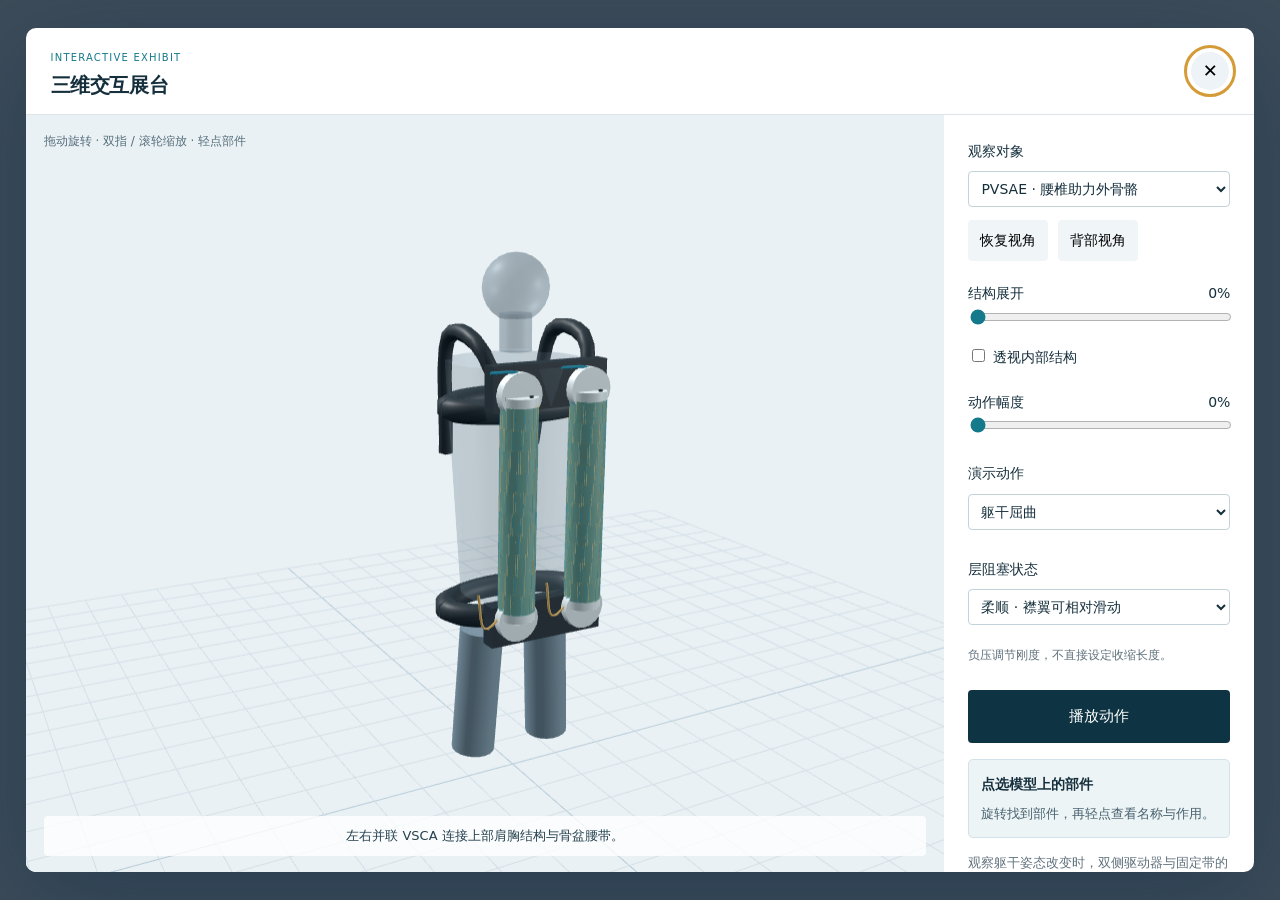
<file: exhibits/biomimetic-assistance/viewer.html>
<!doctype html><html lang="zh-CN"><head><meta charset="utf-8"><meta name="viewport" content="width=device-width,initial-scale=1"><title>三维展台 · 仿生变刚度驱动器与外骨骼</title><link rel="stylesheet" href="style.css"></head><body><main class="wrap section"><p class="eyebrow">INTERACTIVE EXHIBIT</p><h1 style="font-size:36px">仿生变刚度驱动器与外骨骼</h1><p>根据论文结构图制作的三维比例示意。可旋转、缩放、分层并播放动作。</p><p><button class="primary" data-open="exo" id="launch">进入三维展台 ↗</button></p><a href="index.html">← 返回图文与演示资料</a></main><dialog id="viewer"><div class="viewerhead"><div><small>INTERACTIVE EXHIBIT</small><h2>三维交互展台</h2></div><button class="close" data-close="viewer" aria-label="关闭三维展台">✕</button></div><div class="viewerbody"><div class="stage" id="stage"><div class="stagebadge">拖动旋转 · 双指 / 滚轮缩放 · 轻点部件</div><div id="model-error" hidden>三维显示暂不可用。<a id="fallback-video" href="assets/exo-demo.mp4">打开动作演示视频 →</a>，或下载下方 GLB 模型。</div><div class="stagenote" id="stagenote">左右并联 VSCA 连接上部肩胸结构与骨盆腰带。</div></div><aside><label for="model">观察对象</label><select id="model"><option value="exo">PVSAE · 腰椎助力外骨骼</option><option value="vsca">VSCA · 变刚度驱动器</option><option value="odha">ODHA · 螺旋软体驱动器</option></select><div class="modelbuttons"><button id="reset">恢复视角</button><button id="backview">背部视角</button></div><label for="explode">结构展开 <output id="explode-out">0%</output></label><input id="explode" type="range" min="0" max="100" value="0"><label class="check"><input id="transparent" type="checkbox"> 透视内部结构</label><div id="motion-controls"><label for="motion">动作幅度 <output id="motion-out">0%</output></label><input id="motion" type="range" min="0" max="100" value="0"><div id="pose-options"><label for="pose">演示动作</label><select id="pose"><option value="bend">躯干屈曲</option><option value="side">躯干侧弯</option></select></div></div><div id="vac-controls"><label for="vacuum">层阻塞状态</label><select id="vacuum"><option value="0">柔顺 · 襟翼可相对滑动</option><option value="1">增刚 · 负压压紧襟翼</option></select><p class="note" id="vac-note">负压调节刚度，不直接设定收缩长度。</p></div><button class="primary" id="play">播放动作</button><div class="part-inspector" aria-live="polite"><strong id="part-title">点选模型上的部件</strong><p id="part-detail">旋转找到部件，再轻点查看名称与作用。</p></div><p id="model-desc">观察躯干姿态改变时，双侧驱动器与固定带的相对运动。</p><div class="legend"><span><i style="background:#60b8cf"></i>柔性驱动</span><span><i style="background:#cda95e"></i>PET 襟翼</span><span><i style="background:#27343c"></i>固定结构</span></div><p class="note">动作幅度与刚度状态均为原理演示；不对应实测力学参数。</p><a id="model-download" href="assets/PVSAE-schematic.glb" download>下载当前对象 GLB ↓</a></aside></div></dialog>
<dialog id="lightbox"><button class="close" data-close="lightbox" aria-label="关闭大图">✕</button><img id="large-image" alt=""><p id="large-caption"></p></dialog><script defer src="assets/exhibit.bundle.js" onload="var b=document.getElementById('launch');var m=new URLSearchParams(location.search).get('model');if(['exo','vsca','odha'].includes(m))b.dataset.open=m;b.click()"></script></body></html>
</file>
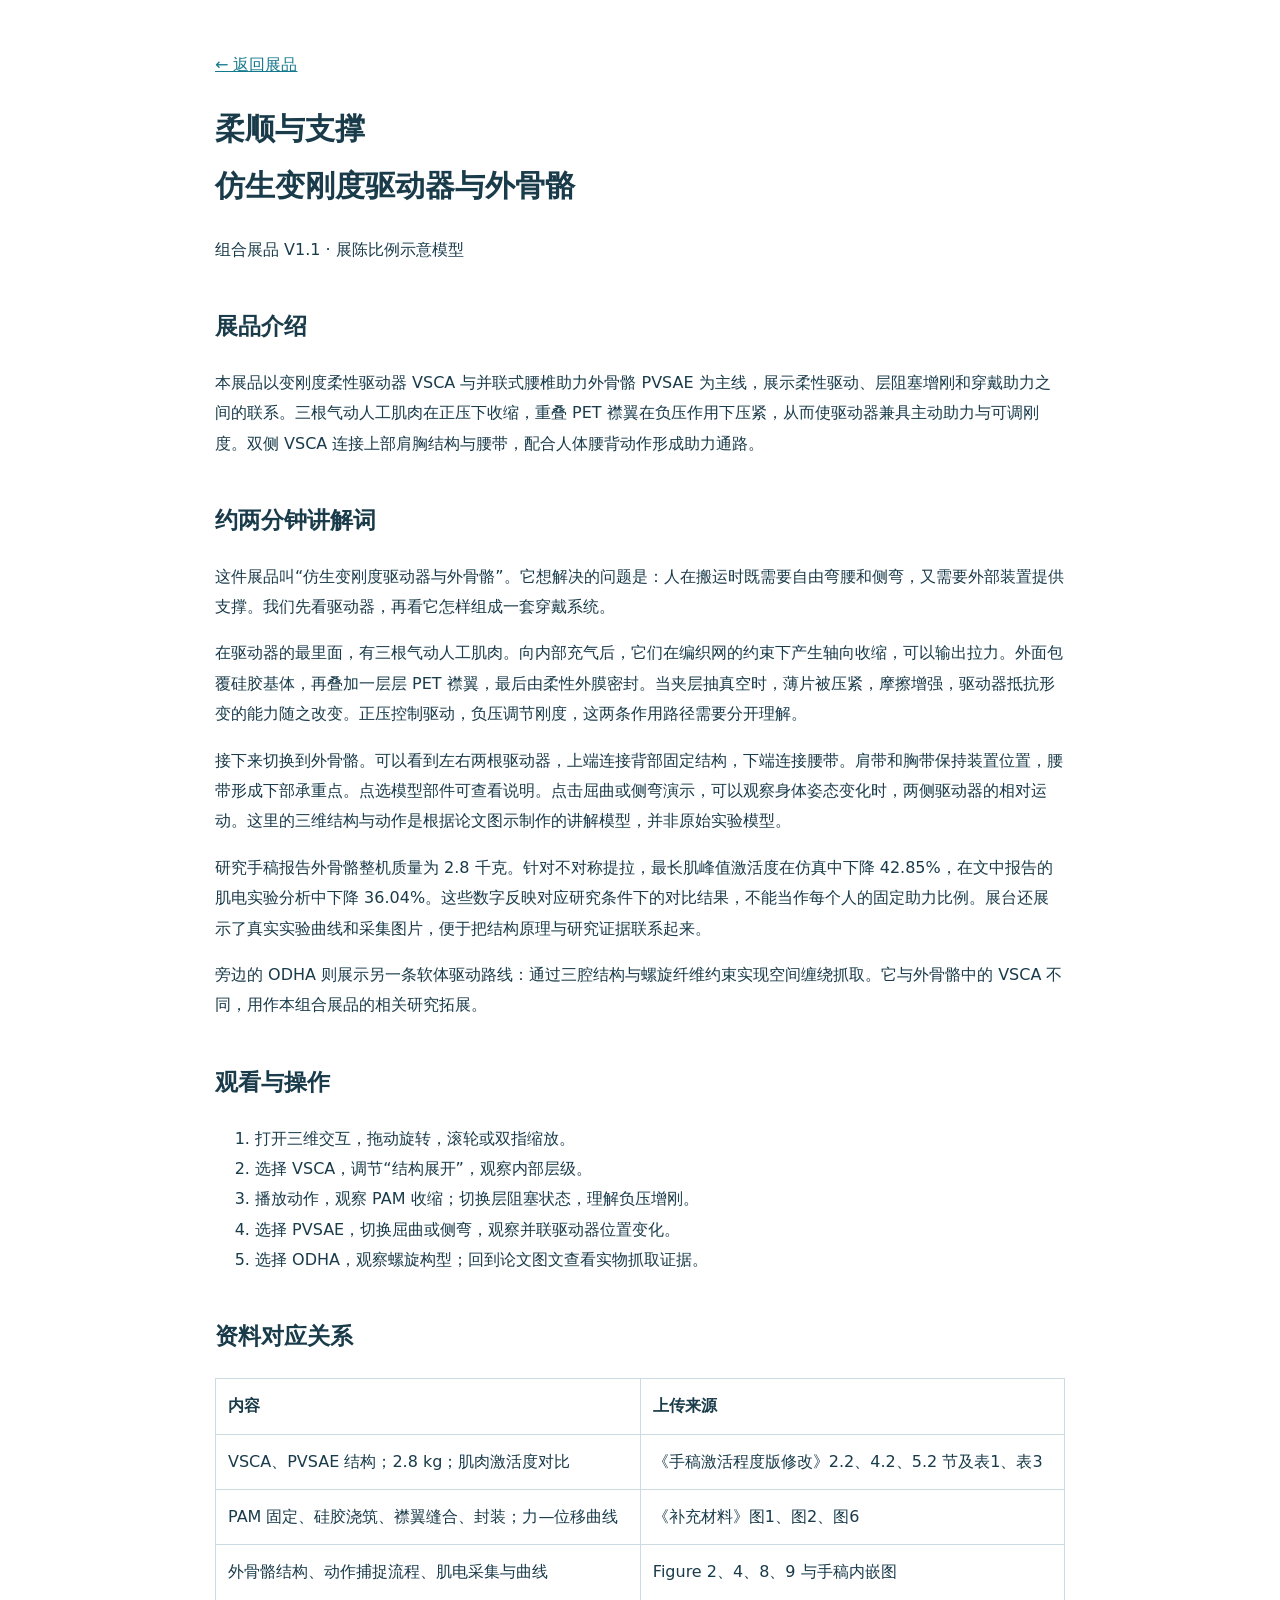
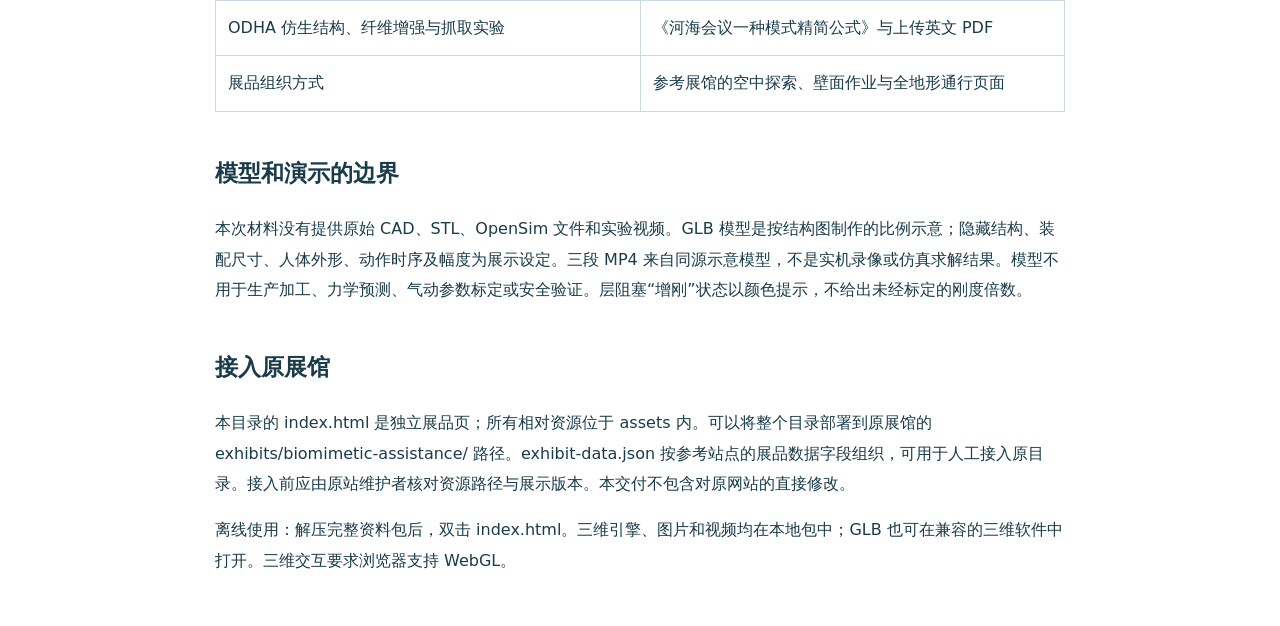
<file: exhibits/biomimetic-assistance/assets/exhibit-notes.html>
<!doctype html><html lang="zh-CN"><meta charset="utf-8"><meta name="viewport" content="width=device-width,initial-scale=1"><title>仿生变刚度驱动器与外骨骼 · 展品说明</title><style>body{font:16px/1.9 system-ui,sans-serif;max-width:850px;margin:50px auto;padding:0 24px;color:#193b4a}h1{font-size:30px}h2{margin-top:40px;font-size:23px}table{border-collapse:collapse;width:100%}td,th{padding:12px;border:1px solid #ccdbe1;text-align:left}a{color:#13798c}@media print{body{margin:0}}</style><a href="../index.html">← 返回展品</a><h1>柔顺与支撑<br>仿生变刚度驱动器与外骨骼</h1><p>组合展品 V1.1 · 展陈比例示意模型</p><h2>展品介绍</h2><p>本展品以变刚度柔性驱动器 VSCA 与并联式腰椎助力外骨骼 PVSAE 为主线，展示柔性驱动、层阻塞增刚和穿戴助力之间的联系。三根气动人工肌肉在正压下收缩，重叠 PET 襟翼在负压作用下压紧，从而使驱动器兼具主动助力与可调刚度。双侧 VSCA 连接上部肩胸结构与腰带，配合人体腰背动作形成助力通路。</p><h2>约两分钟讲解词</h2><p>这件展品叫“仿生变刚度驱动器与外骨骼”。它想解决的问题是：人在搬运时既需要自由弯腰和侧弯，又需要外部装置提供支撑。我们先看驱动器，再看它怎样组成一套穿戴系统。</p><p>在驱动器的最里面，有三根气动人工肌肉。向内部充气后，它们在编织网的约束下产生轴向收缩，可以输出拉力。外面包覆硅胶基体，再叠加一层层 PET 襟翼，最后由柔性外膜密封。当夹层抽真空时，薄片被压紧，摩擦增强，驱动器抵抗形变的能力随之改变。正压控制驱动，负压调节刚度，这两条作用路径需要分开理解。</p><p>接下来切换到外骨骼。可以看到左右两根驱动器，上端连接背部固定结构，下端连接腰带。肩带和胸带保持装置位置，腰带形成下部承重点。点选模型部件可查看说明。点击屈曲或侧弯演示，可以观察身体姿态变化时，两侧驱动器的相对运动。这里的三维结构与动作是根据论文图示制作的讲解模型，并非原始实验模型。</p><p>研究手稿报告外骨骼整机质量为 2.8 千克。针对不对称提拉，最长肌峰值激活度在仿真中下降 42.85%，在文中报告的肌电实验分析中下降 36.04%。这些数字反映对应研究条件下的对比结果，不能当作每个人的固定助力比例。展台还展示了真实实验曲线和采集图片，便于把结构原理与研究证据联系起来。</p><p>旁边的 ODHA 则展示另一条软体驱动路线：通过三腔结构与螺旋纤维约束实现空间缠绕抓取。它与外骨骼中的 VSCA 不同，用作本组合展品的相关研究拓展。</p><h2>观看与操作</h2><ol><li>打开三维交互，拖动旋转，滚轮或双指缩放。</li><li>选择 VSCA，调节“结构展开”，观察内部层级。</li><li>播放动作，观察 PAM 收缩；切换层阻塞状态，理解负压增刚。</li><li>选择 PVSAE，切换屈曲或侧弯，观察并联驱动器位置变化。</li><li>选择 ODHA，观察螺旋构型；回到论文图文查看实物抓取证据。</li></ol><h2>资料对应关系</h2><table><tr><th>内容</th><th>上传来源</th></tr><tr><td>VSCA、PVSAE 结构；2.8 kg；肌肉激活度对比</td><td>《手稿激活程度版修改》2.2、4.2、5.2 节及表1、表3</td></tr><tr><td>PAM 固定、硅胶浇筑、襟翼缝合、封装；力—位移曲线</td><td>《补充材料》图1、图2、图6</td></tr><tr><td>外骨骼结构、动作捕捉流程、肌电采集与曲线</td><td>Figure 2、4、8、9 与手稿内嵌图</td></tr><tr><td>ODHA 仿生结构、纤维增强与抓取实验</td><td>《河海会议一种模式精简公式》与上传英文 PDF</td></tr><tr><td>展品组织方式</td><td>参考展馆的空中探索、壁面作业与全地形通行页面</td></tr></table><h2>模型和演示的边界</h2><p>本次材料没有提供原始 CAD、STL、OpenSim 文件和实验视频。GLB 模型是按结构图制作的比例示意；隐藏结构、装配尺寸、人体外形、动作时序及幅度为展示设定。三段 MP4 来自同源示意模型，不是实机录像或仿真求解结果。模型不用于生产加工、力学预测、气动参数标定或安全验证。层阻塞“增刚”状态以颜色提示，不给出未经标定的刚度倍数。</p><h2>接入原展馆</h2><p>本目录的 index.html 是独立展品页；所有相对资源位于 assets 内。可以将整个目录部署到原展馆的 exhibits/biomimetic-assistance/ 路径。exhibit-data.json 按参考站点的展品数据字段组织，可用于人工接入原目录。接入前应由原站维护者核对资源路径与展示版本。本交付不包含对原网站的直接修改。</p><p>离线使用：解压完整资料包后，双击 index.html。三维引擎、图片和视频均在本地包中；GLB 也可在兼容的三维软件中打开。三维交互要求浏览器支持 WebGL。</p></html>
</file>
<file: exhibits/biomimetic-assistance/style.css>
:root{--ink:#152f3c;--muted:#60717c;--teal:#14798b;--line:#dce5e8;--bg:#f5f8fa;--navy:#0e3443}*{box-sizing:border-box}html{scroll-behavior:smooth;scroll-padding-top:94px}body{margin:0;font-family:Inter,"PingFang SC","Microsoft YaHei",system-ui,sans-serif;color:var(--ink);background:#fff;font-size:16px;line-height:1.8}button,a,input,select{touch-action:manipulation}button,input,select{font:inherit}button,a{transition:background .2s,color .2s,transform .2s}button{cursor:pointer}a{color:inherit;text-decoration:none}button:focus-visible,a:focus-visible,summary:focus-visible{outline:3px solid #d49b36;outline-offset:4px}.wrap{width:min(1240px,calc(100% - 88px));margin:auto}header{height:86px;padding:0 4%;display:flex;align-items:center;justify-content:space-between;border-bottom:1px solid var(--line);gap:24px;background:#fff;position:relative;z-index:2}.brand{display:flex;align-items:center;gap:12px;font-weight:650;line-height:1.5}.brand small{display:block;font-size:10px;letter-spacing:.18em;color:var(--muted)}.brandmark{display:grid;place-items:center;color:#fff;background:var(--navy);width:37px;height:40px;border-radius:4px;font-size:28px}header nav{display:flex;gap:28px;font-size:14px}header nav a:hover{color:var(--teal)}.back{font-size:14px;color:var(--muted)}.hero{display:grid;grid-template-columns:1fr 1fr;gap:70px;padding-top:52px;padding-bottom:55px;align-items:center}.eyebrow{font-size:12px;letter-spacing:.17em;color:var(--teal);font-weight:650;margin:0 0 22px}.tags{display:flex;gap:8px;font-size:12px;margin-bottom:20px}.tags span{padding:3px 9px;background:#edf4f6;border-radius:3px;color:#54717e}h1{font-size:60px;letter-spacing:-.04em;line-height:1.18;font-weight:650;margin:16px 0 24px}h1 span{display:block;font-size:28px;font-weight:500;line-height:1.6;letter-spacing:0;margin-top:18px}.intro{color:var(--muted);font-size:16px;line-height:1.95}.actions{display:flex;gap:25px;align-items:center;margin-top:28px}.primary{border:0;background:var(--navy);color:white;padding:13px 22px;border-radius:4px;display:inline-flex;justify-content:center;gap:32px;align-items:center;font-size:15px}.primary:hover{background:#156578}.textlink{font-size:14px;color:var(--teal);border:0;background:none;padding:0}.hero-note{font-size:12px;color:var(--muted);margin-top:27px}.hero-figure{margin:0;background:linear-gradient(135deg,#f3f7f9,#fff);border:1px solid #e5ecef;border-radius:8px;padding:20px 24px 0;height:535px;display:flex;flex-direction:column;align-items:center;position:relative;overflow:hidden}.figure-top{display:flex;justify-content:space-between;width:100%;font-size:12px;gap:10px;color:var(--muted);z-index:1}.hero-figure img{width:95%;height:420px;object-fit:contain;mix-blend-mode:multiply}.hero-figure figcaption{display:flex;gap:20px;font-size:11px;color:var(--muted);padding:20px 0;border-top:1px solid var(--line);width:100%;justify-content:space-between}.sectionbar{background:var(--navy);color:#d8e9ed;font-size:14px}.sectionbar .wrap{display:flex;gap:32px;align-items:center;min-height:60px;flex-wrap:wrap}.sectionbar span{margin-right:auto;color:#fff}.overview{display:grid;grid-template-columns:1fr 1.3fr;gap:90px;padding-top:74px;padding-bottom:42px}.overview p:not(.eyebrow){color:var(--muted);margin-top:0}h2{font-weight:600;font-size:32px;line-height:1.45;margin:0 0 15px;letter-spacing:-.02em}h3{font-size:18px;line-height:1.5;margin:0 0 10px;font-weight:600}.metrics{display:grid;grid-template-columns:repeat(3,1fr);gap:30px;padding-bottom:20px}.metrics article{border-top:1px solid var(--line);padding-top:22px}.metrics span{font-size:13px;color:var(--muted)}.metrics strong{font-size:48px;font-weight:500;display:block;line-height:1.7;letter-spacing:-.04em}.metrics em{font-size:20px;font-style:normal}.metrics p{font-size:14px;margin:0}.note{font-size:12px;color:var(--muted);line-height:1.85}.section{padding-top:82px;padding-bottom:82px;scroll-margin-top:0}.section-head{display:flex;align-items:center;justify-content:space-between;gap:30px;margin-bottom:32px}.section-head .eyebrow{margin-bottom:12px}.outline{border:1px solid #b9cbd2;border-radius:4px;padding:10px 17px;background:transparent;color:var(--ink);font-size:14px;white-space:nowrap}.outline:hover{background:#eaf1f4}.split{display:grid;grid-template-columns:1.15fr 1fr;gap:48px;align-items:center}figure{margin:0}.paperfigure{position:relative;border:1px solid var(--line);background:#fff;border-radius:5px;overflow:hidden}.paperfigure img{width:100%;display:block;object-fit:contain;padding:20px;height:350px}.paperfigure figcaption,.widefigure figcaption{padding:15px 20px;font-size:12px;color:var(--muted);border-top:1px solid var(--line);line-height:1.8}.zoom{position:absolute;top:10px;right:10px;border:1px solid var(--line);background:#fffffff0;color:var(--teal);font-size:12px;padding:4px 10px;border-radius:4px}.explain article{display:flex;gap:20px;border-bottom:1px solid var(--line);padding:20px 0}.explain b{font-size:13px;color:var(--teal);padding-top:2px}.explain p{font-size:15px;color:var(--muted);margin:0}.imagepair{display:grid;grid-template-columns:1.35fr 1fr;gap:24px;margin-top:28px}.imagepair img{height:235px}.tint{background:var(--bg)}.threecols{display:grid;grid-template-columns:repeat(3,1fr);gap:40px;margin:35px 0}.index{font-size:12px;color:var(--teal);letter-spacing:.04em;display:block;margin-bottom:16px}.threecols p{color:var(--muted);font-size:15px}.widefigure{background:#fff;border:1px solid var(--line);border-radius:5px;overflow:hidden}.widefigure img{height:330px;width:100%;object-fit:contain;padding:24px}.muted{color:var(--muted);font-size:13px}.demogrid{display:grid;grid-template-columns:1fr 1fr;gap:28px}.demogrid article{border:1px solid var(--line);border-radius:7px;overflow:hidden}.demogrid video{width:100%;display:block;aspect-ratio:16/10;background:#e8eff4}.demogrid article>div{padding:24px}.demogrid p{font-size:15px;color:var(--muted);margin-bottom:20px}.demogrid a{font-size:14px;color:var(--teal)}.tour{padding:24px 28px;background:#eef4f6;display:flex;align-items:center;gap:20px;margin-top:35px;border-radius:5px}.tour span{font-size:12px;color:var(--muted)}.tour p{font-size:14px;margin-right:auto}.tour i{font-style:normal;margin:0 8px;color:#8aa4b0}.evidence{background:var(--navy);color:#fff}.evidence .eyebrow{color:#88c7d1}.evidencegrid{display:grid;grid-template-columns:1.1fr 1fr;gap:48px;align-items:center}.evidencegrid p{color:#c0d2da;font-size:15px}.evidencegrid .note{font-size:12px}.evidence .paperfigure{color:var(--ink)}table{width:100%;border-collapse:collapse;font-size:14px;margin:22px 0}caption{text-align:left;font-size:13px;color:#a9c7d3;margin-bottom:8px}th,td{text-align:left;border-bottom:1px solid #3d5b68;padding:12px 8px}th{font-weight:400;color:#a9c7d3}.evidencecards{display:grid;grid-template-columns:repeat(3,1fr);gap:24px;margin-top:30px}.evidencecards button{padding:0;border:0;border-radius:4px;overflow:hidden;background:#fff;text-align:left;color:var(--ink)}.evidencecards img{width:100%;height:200px;object-fit:contain;padding:15px}.evidencecards span{display:flex;justify-content:space-between;padding:15px 18px;font-size:14px;border-top:1px solid var(--line)}.extensiontext p{font-size:15px;color:var(--muted)}.badge{display:inline-block;padding:4px 8px;background:#eef4f6;font-size:12px;margin-bottom:18px;color:var(--teal)}.resources{background:var(--bg)}.downloads{display:grid;grid-template-columns:repeat(3,1fr);gap:16px}.downloads a{display:flex;justify-content:space-between;align-items:center;padding:22px;background:#fff;border:1px solid var(--line);border-radius:5px}.downloads a:hover{border-color:var(--teal)}.downloads small{display:block;font-size:12px;color:var(--muted);margin-top:5px}.downloads b{color:var(--teal)}details{margin-top:30px;border-top:1px solid var(--line);padding-top:24px}summary{cursor:pointer;font-size:14px}details p{font-size:13px;color:var(--muted)}footer{padding:36px 0;display:flex;justify-content:space-between;align-items:center;font-size:14px}footer small,footer a{font-size:12px;color:var(--muted)}dialog{border:0;padding:0;border-radius:10px;color:var(--ink);box-shadow:0 25px 100px #102c4470}dialog::backdrop{background:#0a1c2ec9;backdrop-filter:blur(5px)}#viewer{width:min(1300px,96vw);max-width:96vw;max-height:94dvh;background:#fff}.viewerhead{display:flex;justify-content:space-between;align-items:center;padding:14px 25px;border-bottom:1px solid var(--line)}.viewerhead small{font-size:10px;letter-spacing:.12em;color:var(--teal)}.viewerhead h2{font-size:20px;margin:0}.close{border:0;background:#edf3f6;width:38px;height:38px;border-radius:50%;font-size:18px}.viewerbody{display:grid;grid-template-columns:minmax(0,1fr) 310px}.stage{position:relative;min-height:610px;background:#edf3f7;overflow:hidden;touch-action:none}.stage canvas{width:100%;height:100%;display:block}.stagebadge{position:absolute;top:16px;left:18px;font-size:12px;z-index:1;pointer-events:none;color:#566e7a}.stagenote{position:absolute;bottom:16px;left:18px;right:18px;font-size:13px;color:#24404d;text-align:center;pointer-events:none;background:#ffffffc9;padding:8px;border-radius:4px}aside{padding:24px;max-height:calc(94dvh - 90px);overflow-y:auto;font-size:14px}aside label{display:block;margin-top:20px;font-size:13px}aside>label:first-child{margin-top:0}aside select{width:100%;padding:8px;border:1px solid #c4d2d9;border-radius:4px;background:#fff;color:var(--ink);font-size:13px;margin:7px 0}aside input[type=range]{width:100%;accent-color:var(--teal)}aside input[type=checkbox]{accent-color:var(--teal)}aside output{float:right}aside .check{margin:12px 0}.modelbuttons{display:flex;gap:10px;margin-top:6px}.modelbuttons button{font-size:12px;background:#f0f5f8;border:0;padding:8px 12px;border-radius:4px}aside .primary{width:100%;margin-top:12px}#model-desc{font-size:13px;color:var(--muted)}.legend{display:flex;flex-wrap:wrap;gap:10px;font-size:11px}.legend i{display:inline-block;width:9px;height:9px;border-radius:50%;margin-right:5px}#model-download{font-size:13px;color:var(--teal)}#model-error{position:absolute;top:40%;padding:40px}#lightbox{max-width:94vw;max-height:94dvh;padding:30px;text-align:center}#lightbox .close{position:absolute;right:10px;top:10px}#lightbox img{display:block;max-width:86vw;max-height:77dvh;object-fit:contain}#lightbox p{font-size:13px;color:var(--muted)}.skip{position:absolute;top:-100px}.skip:focus{top:0;z-index:99;background:white}
@media(min-width:1500px){.hero{padding-top:70px;padding-bottom:70px}}@media(max-width:1000px){.wrap{width:calc(100% - 48px)}header nav{gap:16px}.back{display:none}.hero{gap:30px}h1{font-size:48px}h1 span{font-size:23px}.hero-figure{height:490px}.hero-figure img{height:380px}.hero-figure figcaption{gap:9px;font-size:10px}.overview{gap:40px}.split,.evidencegrid{gap:30px}.tour{flex-wrap:wrap}.tour p{margin:0}.viewerbody{grid-template-columns:minmax(0,1fr) 270px}.downloads{grid-template-columns:repeat(2,1fr)}}@media(max-width:700px){body{font-size:16px}.wrap{width:calc(100% - 36px)}header{height:auto;min-height:73px;padding:16px 18px;flex-wrap:wrap;gap:12px}.brand{font-size:14px}header nav{width:100%;justify-content:space-between;gap:10px;font-size:12px}.hero{grid-template-columns:1fr;padding-top:32px;gap:28px;padding-bottom:32px}h1{font-size:44px}h1 span{font-size:24px}.hero .eyebrow{margin-bottom:16px}.hero-figure{height:440px}.hero-figure img{height:350px}.hero-figure figcaption{font-size:10px;padding:12px 0}.actions{gap:20px}.hero-note{margin-bottom:0}.sectionbar .wrap{gap:18px;padding:15px 0;min-height:auto}.sectionbar span{width:100%;font-size:12px}.sectionbar a{font-size:13px}.overview{grid-template-columns:1fr;gap:14px;padding-top:45px;padding-bottom:25px}.overview h2 br{display:none}h2{font-size:26px}.metrics{gap:15px}.metrics strong{font-size:29px}.metrics span,.metrics p{font-size:11px}.metrics em{font-size:14px}.section{padding:48px 0}.section-head{align-items:flex-start;flex-direction:column;gap:12px;margin-bottom:24px}.section-head h2{margin-bottom:0}.split,.imagepair,.threecols,.demogrid,.evidencegrid{grid-template-columns:1fr;gap:24px}.paperfigure img{height:auto;max-height:340px}.explain article:first-child{padding-top:0}.threecols{gap:16px}.threecols article{border-bottom:1px solid var(--line);padding-bottom:12px}.widefigure img{height:auto}.evidencecards{grid-template-columns:1fr}.evidencecards img{height:200px}.tour{padding:22px}.tour p{font-size:12px}.downloads{grid-template-columns:1fr}.evidence .note{color:#bdd1da}footer{gap:20px;align-items:flex-start;flex-direction:column}#viewer{max-height:96dvh;width:98vw;max-width:98vw}.viewerbody{display:flex;flex-direction:column}.viewerhead{padding:10px 16px}.stage{height:43dvh;min-height:300px}.stagebadge{font-size:10px}.stagenote{font-size:11px}.viewerbody aside{max-height:40dvh;padding:16px;display:grid;grid-template-columns:1fr 1fr;gap:10px 18px}aside>label:first-child,aside>select,aside>.modelbuttons,aside>.primary,aside>#model-desc,aside>.legend,aside>.note,aside>#model-download{grid-column:1/-1}aside label{margin-top:8px}aside>input[type=range]{align-self:center}aside .primary{margin:0}#model-desc{margin:0}#lightbox{padding:35px 10px 10px}#lightbox img{max-width:88vw}}
@media(prefers-reduced-motion:reduce){html{scroll-behavior:auto}}
.part-inspector{background:#edf4f6;border:1px solid #d3e2e8;border-radius:5px;padding:12px;margin-top:16px}.part-inspector strong{font-size:14px}.part-inspector p{font-size:13px;line-height:1.7;margin:6px 0 0;color:#48626f}aside label,aside select,.modelbuttons button,#model-download{font-size:14px}#model-error{background:#fffef5;z-index:3;font-size:15px;border:1px solid #e4d9af;border-radius:6px;left:5%;right:5%;padding:22px}#model-error a{color:#14798b;text-decoration:underline}.extension-demo{display:grid;grid-template-columns:1fr 1fr;gap:32px;align-items:center;margin-top:32px;padding:24px;background:#f3f7f9;border:1px solid #dce5e8;border-radius:6px}.extension-demo video{width:100%;border-radius:5px}.extension-demo p{color:#60717c;font-size:15px}.resource-tools{display:flex;flex-wrap:wrap;gap:12px;margin-top:24px}.resource-tools a{font-size:14px}.video-meta{font-size:12px;color:#60717c}@media(max-width:700px){.part-inspector{grid-column:1/-1;margin:0}.extension-demo{grid-template-columns:1fr;padding:16px}.stagebadge{font-size:12px;right:10px}.metrics p,.metrics span,.hero-figure figcaption,.brand small{font-size:12px}.viewerbody aside{max-height:44dvh}.stage{height:38dvh;min-height:260px}#viewer{max-height:98dvh}}
</file>
<file: exhibits/pipeline-robot/style.css>
:root{--ink:#172c34;--muted:#60717a;--line:#dce4e7;--accent:#087b81;--bg:#f6f9fa}*{box-sizing:border-box}html{scroll-behavior:smooth;scroll-padding-top:90px}body{margin:0;font:16px/1.7 -apple-system,BlinkMacSystemFont,"Segoe UI","Microsoft YaHei",sans-serif;color:var(--ink);background:var(--bg)}a{color:inherit;text-decoration:none}button,input,select{font:inherit}button,a,input,select{touch-action:manipulation}button{cursor:pointer}button:focus-visible,a:focus-visible,input:focus-visible,select:focus-visible{outline:3px solid #2aa3c8;outline-offset:4px}header{height:96px;display:flex;align-items:center;justify-content:space-between;padding:0 max(4vw,24px);border-bottom:1px solid var(--line);background:#fff}.brand{display:flex;align-items:center;gap:15px;font-size:17px;font-weight:650}.brand small{display:block;letter-spacing:2px;font-size:10px;color:var(--muted);margin-top:4px}.brandmark{font-size:38px;font-style:italic;line-height:1;color:var(--accent)}.brandmark span{font-size:20px;vertical-align:top}nav{display:flex;gap:30px;font-size:15px}nav a:hover,.text-link:hover{color:var(--accent)}main{max-width:1392px;padding:0 48px;margin:auto}.breadcrumb{display:flex;gap:16px;color:var(--muted);font-size:14px;margin:30px 0}.title-row{display:flex;justify-content:space-between;align-items:end;margin:34px 0 30px}.eyebrow{font-size:12px;letter-spacing:2.3px;font-weight:650;color:var(--accent);margin:0 0 13px}h1{font-size:54px;letter-spacing:3px;line-height:1.2;font-weight:600;margin:0 0 13px}.subtitle{font-size:22px;margin:0;color:#50646f}.edition{font-size:14px;text-align:right;color:var(--accent);padding-bottom:4px}.edition small{display:block;color:var(--muted);font-size:12px;margin-top:8px}.exhibit-layout{display:grid;grid-template-columns:1.5fr 1fr;gap:44px}.showcase{border:1px solid var(--line);border-radius:16px;overflow:hidden;background:white;align-self:start}.stage-heading{padding:17px 24px;display:flex;justify-content:space-between;font-size:13px;color:var(--muted);border-bottom:1px solid #eff2f3}.stage-heading span:first-child{color:var(--ink);font-weight:650}.image-area{height:400px;position:relative;background:#e9eceb}.image-area img{width:100%;height:100%;object-fit:contain}.primary{position:absolute;bottom:24px;left:50%;transform:translateX(-50%);display:flex;gap:16px;align-items:center;white-space:nowrap;border:0;border-radius:40px;background:var(--accent);color:#fff;padding:14px 24px;box-shadow:0 6px 20px #07333930}.primary:hover{background:#096269}.preview-tabs{display:flex;gap:8px;padding:18px 22px 0}.preview-tabs button{background:transparent;border:1px solid var(--line);color:var(--muted);border-radius:6px;font-size:14px;padding:7px 14px}.preview-tabs button.selected{color:var(--accent);background:#edf7f7;border-color:#8cbec2}.caption{font-size:12px;color:var(--muted);padding:0 24px 20px;margin:12px 0 0;min-height:63px}.intro{padding:17px 0 0}.intro h2{font-size:31px;line-height:1.5;font-weight:550;margin:0 0 20px}.intro>p:not(.eyebrow){color:var(--muted);font-size:16px;line-height:1.95}.features{list-style:none;padding:0;margin:26px 0 22px}.features li{display:flex;gap:17px;border-top:1px solid var(--line);padding:16px 0}.features li>span{color:var(--accent);font-size:13px;padding-top:2px}h3{font-size:18px;font-weight:600;margin:0 0 6px}.features h3{font-size:16px;margin:0}.features p{font-size:14px;color:var(--muted);margin:2px 0 0}.text-link{font-size:14px;color:var(--accent);font-weight:550;display:inline-block}.text-link span{padding-left:15px}.facts{display:grid;grid-template-columns:repeat(4,1fr);border-top:1px solid var(--line);border-bottom:1px solid var(--line);margin:45px 0 10px;padding:26px 0}.facts>div{border-right:1px solid var(--line);padding-left:28px}.facts>div:first-child{padding-left:0}.facts>div:last-child{border:0}.facts strong{display:block;font-size:30px;font-weight:550;font-variant-numeric:tabular-nums}.facts small{font-size:14px;font-weight:400;color:var(--muted)}.facts span{font-size:14px;color:var(--muted)}.source-note{font-size:12px;color:var(--muted);max-width:1000px}.section{padding-top:70px}.section-title{display:flex;justify-content:space-between;align-items:end;margin-bottom:28px}.section-title h2{font-size:30px;font-weight:550;margin:0}.section-title>p{color:var(--muted);font-size:14px;margin:0}.structure-grid{display:grid;grid-template-columns:repeat(3,1fr);gap:27px}.diagram{height:205px;background:white;border:1px solid var(--line);border-radius:9px;display:flex;align-items:center;overflow:hidden;margin-bottom:20px}.diagram img{width:100%;height:100%;object-fit:contain;padding:12px}.number{font-size:12px;letter-spacing:2px;color:var(--accent)}.structure-grid h3{margin:7px 0}.structure-grid p{color:var(--muted);font-size:15px;margin:0 0 10px}.structure-grid small{font-size:12px;color:var(--muted)}.video-grid{display:grid;grid-template-columns:1.3fr 1fr;gap:30px}video{width:100%;height:370px;background:#102129;border-radius:10px;object-fit:contain}.video-heading{display:flex;justify-content:space-between;align-items:center;margin-top:16px}.video-heading h3{margin:0}.video-heading span{font-size:13px;color:var(--muted)}.video-grid p{color:var(--muted);font-size:14px;margin:8px 0}.experiment-strip{display:grid;grid-template-columns:1.2fr 1fr;gap:34px;align-items:center;border-top:1px solid var(--line);padding-top:28px;margin-top:35px}.experiment-strip>img{width:100%;border-radius:8px}.experiment-strip p:not(.eyebrow){color:var(--muted);font-size:15px;margin:8px 0}.experiment-strip small{font-size:12px;color:var(--muted)}.resources{display:grid;grid-template-columns:repeat(3,1fr);gap:20px}.resources a{border-top:2px solid #9abbc1;padding:23px 0;transition:border-color .2s}.resources a:hover{border-color:var(--accent)}.resources span{display:block;color:var(--accent);font-size:12px;letter-spacing:1px}.resources strong{font-size:17px;display:block;margin:8px 0}.resources small{color:var(--muted);font-size:13px}.limits{background:#eaf1f3;border-radius:10px;padding:20px 24px;margin-top:20px}.limits summary{font-size:15px;cursor:pointer}.limits p{color:#536c76;font-size:14px;margin:10px 0 0}footer{display:flex;justify-content:space-between;font-size:13px;color:var(--muted);padding:36px 0;border-top:1px solid var(--line);margin-top:60px}.skip{position:absolute;top:-200px}.skip:focus{top:0;background:white;z-index:20}dialog{padding:0;border:1px solid #c9d4d9;border-radius:14px;width:min(1400px,96vw);max-width:none;height:min(900px,94dvh);max-height:none;overflow:hidden;color:var(--ink);background:#f5f8fa}dialog::backdrop{background:#0b1d2dbb}.viewer-top{display:flex;align-items:center;justify-content:space-between;height:73px;padding:13px 22px;background:#fff;border-bottom:1px solid var(--line)}.viewer-top small{display:block;font-size:12px;color:var(--muted)}.viewer-top button{background:none;border:1px solid var(--line);border-radius:5px;font-size:14px;padding:7px 14px}.viewer-body{height:calc(100% - 73px);display:grid;grid-template-columns:minmax(0,1fr) 282px}#canvas-wrap{position:relative;min-height:250px;background:radial-gradient(ellipse at 50% 35%,#fff,#e2edf1)}#canvas-wrap canvas{display:block;touch-action:none;width:100%;height:100%}#viewer-status{position:absolute;top:18px;left:20px;font-size:12px;color:#526871;z-index:1;max-width:80%}.canvas-note{position:absolute;bottom:16px;left:20px;font-size:12px;pointer-events:none;color:#617984}.controls{background:white;overflow:auto;padding:20px;border-left:1px solid var(--line)}.controls h2{font-size:18px;margin:0 0 20px}.controls label{display:block;font-size:14px;margin-bottom:16px}.controls select{width:100%;font-size:14px;padding:9px 7px;border:1px solid var(--line);border-radius:5px;background:white;margin-top:8px;color:var(--ink)}.controls input[type=range]{display:block;width:100%;accent-color:var(--accent);margin-top:12px}.controls output{float:right;color:var(--accent);font-size:13px}.control-note{font-size:12px;color:var(--muted);line-height:1.6}.control-button,.view-buttons button{width:100%;border:1px solid var(--line);background:#f6f9fa;padding:9px 8px;color:var(--ink);border-radius:5px;font-size:14px;margin-bottom:10px}.control-button.active{background:#e4f3f2;border-color:var(--accent)}.view-buttons{display:flex;gap:8px}.download-model{display:block;text-align:center;font-size:14px;color:var(--accent);margin:12px 0}.part-info{border-top:1px solid var(--line);padding-top:15px;margin-top:20px}.part-info h3{font-size:15px}.part-info p{font-size:12px;color:var(--muted)}.file-label{font-size:12px!important;color:var(--muted)}.file-label input{font-size:12px;max-width:100%;margin-top:5px}body.modal-open{overflow:hidden}
@media(max-width:1000px){main{padding:0 28px}.exhibit-layout{gap:25px;grid-template-columns:1.25fr 1fr}.intro h2{font-size:26px}.image-area{height:360px}header{padding:0 28px}.stage-heading span:last-child{display:none}.section-title>p{max-width:230px}.diagram{height:170px}video{height:320px}}
@media(max-width:720px){header{height:77px;padding:0 18px}.brand{font-size:13px;gap:8px}.brand small{font-size:8px;letter-spacing:.7px}.brandmark{font-size:28px}nav{gap:15px;font-size:13px}nav a:first-child{display:none}main{padding:0 18px}.breadcrumb{margin:22px 0}.title-row{margin:28px 0 24px}.edition{display:none}h1{font-size:40px}.subtitle{font-size:18px}.exhibit-layout{grid-template-columns:1fr;gap:25px}.image-area{height:350px}.intro{padding:0}.intro h2 br{display:none}.intro h2{font-size:25px}.features{margin:20px 0 10px}.facts{grid-template-columns:1fr 1fr;gap:22px;margin-top:30px}.facts>div:nth-child(3){padding-left:0}.facts>div:nth-child(2){border:0}.facts strong{font-size:26px}.facts span{font-size:12px}.section{padding-top:48px}.section-title{display:block}.section-title h2{font-size:25px}.section-title>p{max-width:none;margin-top:8px}.structure-grid,.video-grid,.resources,.experiment-strip{grid-template-columns:1fr;gap:25px}.diagram{height:220px}.structure-grid p{margin-bottom:5px}.video-grid video{height:330px}.resources{gap:0}footer{display:block;margin-top:35px}footer a{display:block;margin-top:10px}dialog{width:100vw;height:100dvh;border:0;border-radius:0;max-height:100dvh}.viewer-top{padding:12px}.viewer-top strong{font-size:14px}.viewer-top button{padding:6px 8px}.viewer-body{grid-template-columns:1fr;grid-template-rows:48% 52%}.controls{border-left:0;border-top:1px solid var(--line);padding:17px}.controls h2{margin-bottom:10px}.controls label{margin-bottom:10px}.canvas-note{font-size:11px}.preview-tabs{padding:15px 15px 0}.preview-tabs button{font-size:13px;padding:7px 11px}}

.motion-grid{display:grid;grid-template-columns:repeat(2,minmax(0,1fr));gap:26px}.motion-card{background:#fff;border:1px solid var(--line);border-radius:12px;padding:20px;min-width:0}.motion-image{height:220px;background:#edf2f3;border-radius:8px;overflow:hidden;display:grid;place-items:center;margin:0 0 18px}.motion-image img{width:100%;height:100%;object-fit:contain}.motion-card>.eyebrow{margin-bottom:6px}.motion-card h3{font-size:21px;margin:0 0 10px}.motion-card>p:not(.eyebrow){color:var(--muted);font-size:14px;line-height:1.8;margin:0}.motion-steps{padding-left:22px;margin:15px 0 18px}.motion-steps li{padding:4px 0 4px 4px;color:#425c67;font-size:14px}.motion-actions{display:flex;align-items:center;gap:12px;flex-wrap:wrap;margin:14px 0 12px}.secondary{border:1px solid #98bcc0;border-radius:6px;background:#edf7f7;color:#07666c;padding:9px 12px;font-size:14px;font-weight:550}.secondary:hover{background:#e0f0f0}.motion-source{display:block;font-size:12px;line-height:1.6;color:var(--muted)}.action-status{border-left:2px solid var(--accent);background:#f2f7f8;padding:9px 10px;margin:12px 0;font-size:12px;line-height:1.55;color:#425c67}.action-steps{padding:0;margin:10px 0 14px;list-style:none}.action-steps li{border-left:2px solid var(--line);padding:4px 9px;margin:5px 0;font-size:11px;line-height:1.5;color:var(--muted);opacity:.65}.action-steps li.active{border-color:var(--accent);background:#eef7f7;color:var(--ink);opacity:1;font-weight:600}.action-steps li.complete{border-color:#89b7ba;opacity:.85}
@media(max-width:720px){.motion-grid{grid-template-columns:1fr;gap:18px}.motion-card{padding:15px}.motion-image{height:200px}.motion-actions{align-items:flex-start}.motion-actions .secondary{width:100%}}

@media(max-width:720px){nav a[href="#materials"]{display:none}}

.motion-safety{background:#fff7eb;border-left:2px solid #d69a45;border-radius:0 5px 5px 0;padding:10px 11px}.motion-safety strong{color:#875b1d}.motion-video-link{display:block;margin:0 0 12px;font-size:13px}

.interactive-entry{display:grid;grid-template-columns:1.05fr .95fr;gap:34px;align-items:stretch;margin:64px 0 12px;padding:30px;border:1px solid var(--line);border-radius:14px;background:#f3f7f8;scroll-margin-top:24px}
.interactive-copy{padding:8px 0 8px 4px}
.interactive-copy h2{font-size:30px;line-height:1.45;font-weight:550;margin:0 0 12px}
.interactive-copy>p:not(.eyebrow){max-width:600px;color:var(--muted);line-height:1.8;margin:0}
.module-tags{display:flex;flex-wrap:wrap;gap:8px;margin:22px 0}
.module-tags span{font-size:12px;color:#17666a;background:#e4f1f1;border:1px solid #c7dede;border-radius:30px;padding:6px 11px}
.interactive-entry .primary.module-launch{position:static;left:auto;bottom:auto;transform:none;box-shadow:none;cursor:pointer}
.interactive-preview{min-height:280px;position:relative;border-radius:10px;overflow:hidden;background:#dce7e9}
.interactive-preview img{width:100%;height:100%;min-height:280px;object-fit:cover}
.interactive-preview:after{content:"";position:absolute;inset:45% 0 0;background:linear-gradient(transparent,#102c35c9);pointer-events:none}
.interactive-preview-label{position:absolute;z-index:1;left:18px;bottom:17px;color:white}
.interactive-preview-label span{display:block;font-size:11px;letter-spacing:1.5px;opacity:.82;margin-bottom:4px}
.interactive-preview-label strong{font-size:17px;font-weight:550}
.single-resource{grid-template-columns:1fr;max-width:520px}
.turn-legend{display:flex;flex-wrap:wrap;gap:10px;margin:-2px 0 10px}
.turn-legend[hidden]{display:none}
.turn-legend span{display:inline-flex;gap:6px;align-items:center;color:#526871;font-size:11px}
.turn-legend i{display:inline-block;width:9px;height:9px;border-radius:50%}
.legend-front{background:#16838b}.legend-mid{background:#d1a05f}.legend-rear{background:#425f70}
#mode-note{border-left:2px solid #8aaeb4;padding:7px 9px;background:#f4f8f9}
#canvas-note{max-width:85%;line-height:1.65}
@media(max-width:900px){.interactive-entry{gap:22px;padding:23px}.interactive-copy h2{font-size:26px}.interactive-preview,.interactive-preview img{min-height:235px}}
@media(max-width:720px){.interactive-entry{grid-template-columns:1fr;margin:45px 0 4px;padding:18px;gap:19px}.interactive-copy{padding:0}.interactive-copy h2{font-size:25px}.interactive-preview,.interactive-preview img{min-height:210px}.interactive-entry .primary.module-launch{width:100%;justify-content:center}.turn-legend{gap:7px}}
.timeline-label{padding:10px 10px 6px;border:1px solid var(--line);border-radius:7px;background:#f6f9fa;margin:2px 0 12px!important}.timeline-label input{cursor:pointer}.timeline-label output{font-variant-numeric:tabular-nums}
.next-exhibits{display:flex;align-items:center;gap:22px;flex-wrap:wrap;border-top:1px solid var(--line);padding:25px 0;margin-top:55px;font-size:14px}.next-exhibits>span{color:var(--muted);margin-right:8px}.next-exhibits a{font-weight:550}.next-exhibits a:hover{color:var(--accent)}.next-exhibits a span{color:var(--accent)}
.turn-legend span{padding:3px 8px;border:1px solid var(--line);border-radius:12px;background:#f3f8f9}
.traction-readout{display:grid;grid-template-columns:1fr;gap:1px;background:var(--line);border:1px solid var(--line);border-radius:7px;overflow:hidden;margin:8px 0 12px}.traction-readout[hidden]{display:none}.traction-readout>div{display:flex;justify-content:space-between;gap:8px;padding:7px 9px;background:#f6f9fa;font-size:12px}.traction-readout span{color:var(--muted)}.traction-readout strong{color:var(--accent);font-weight:650;font-variant-numeric:tabular-nums;white-space:nowrap}
@media(max-width:720px){.next-exhibits{gap:12px 20px}.next-exhibits>span{flex-basis:100%}}
</file>
